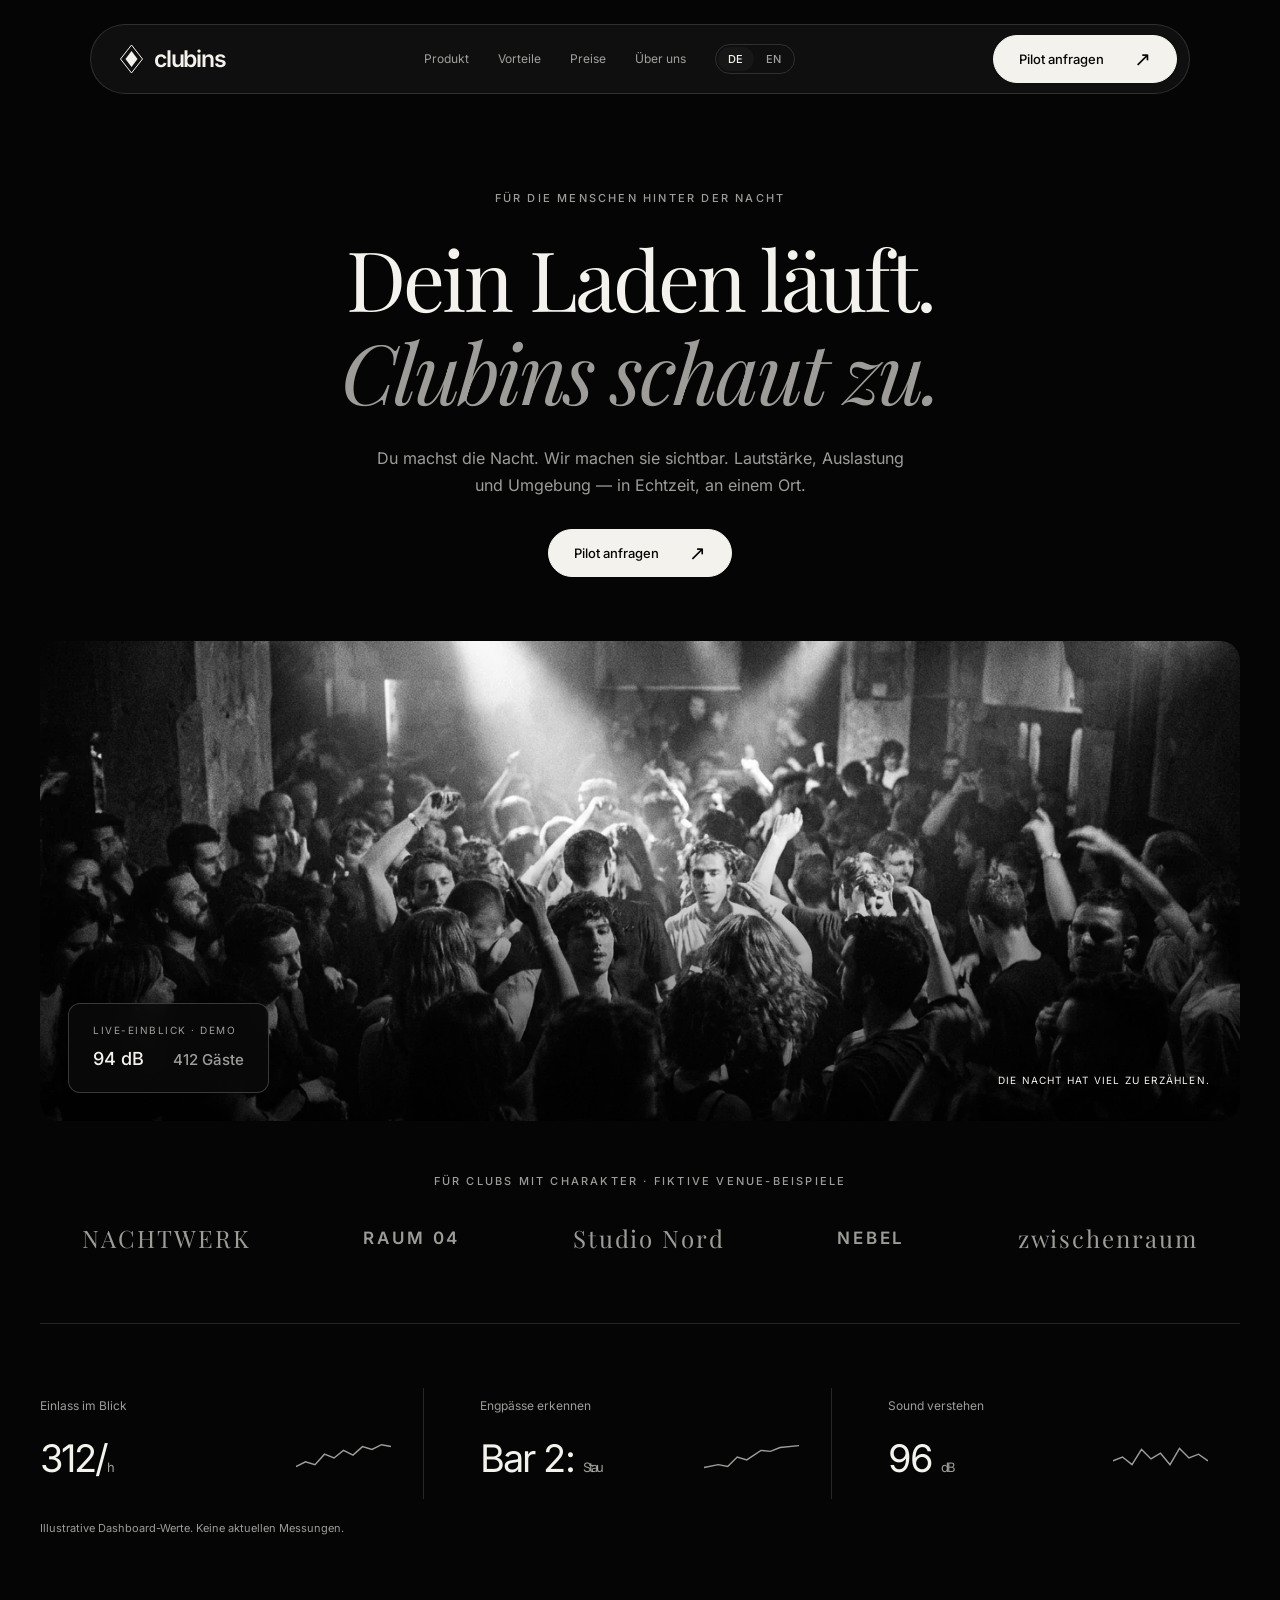
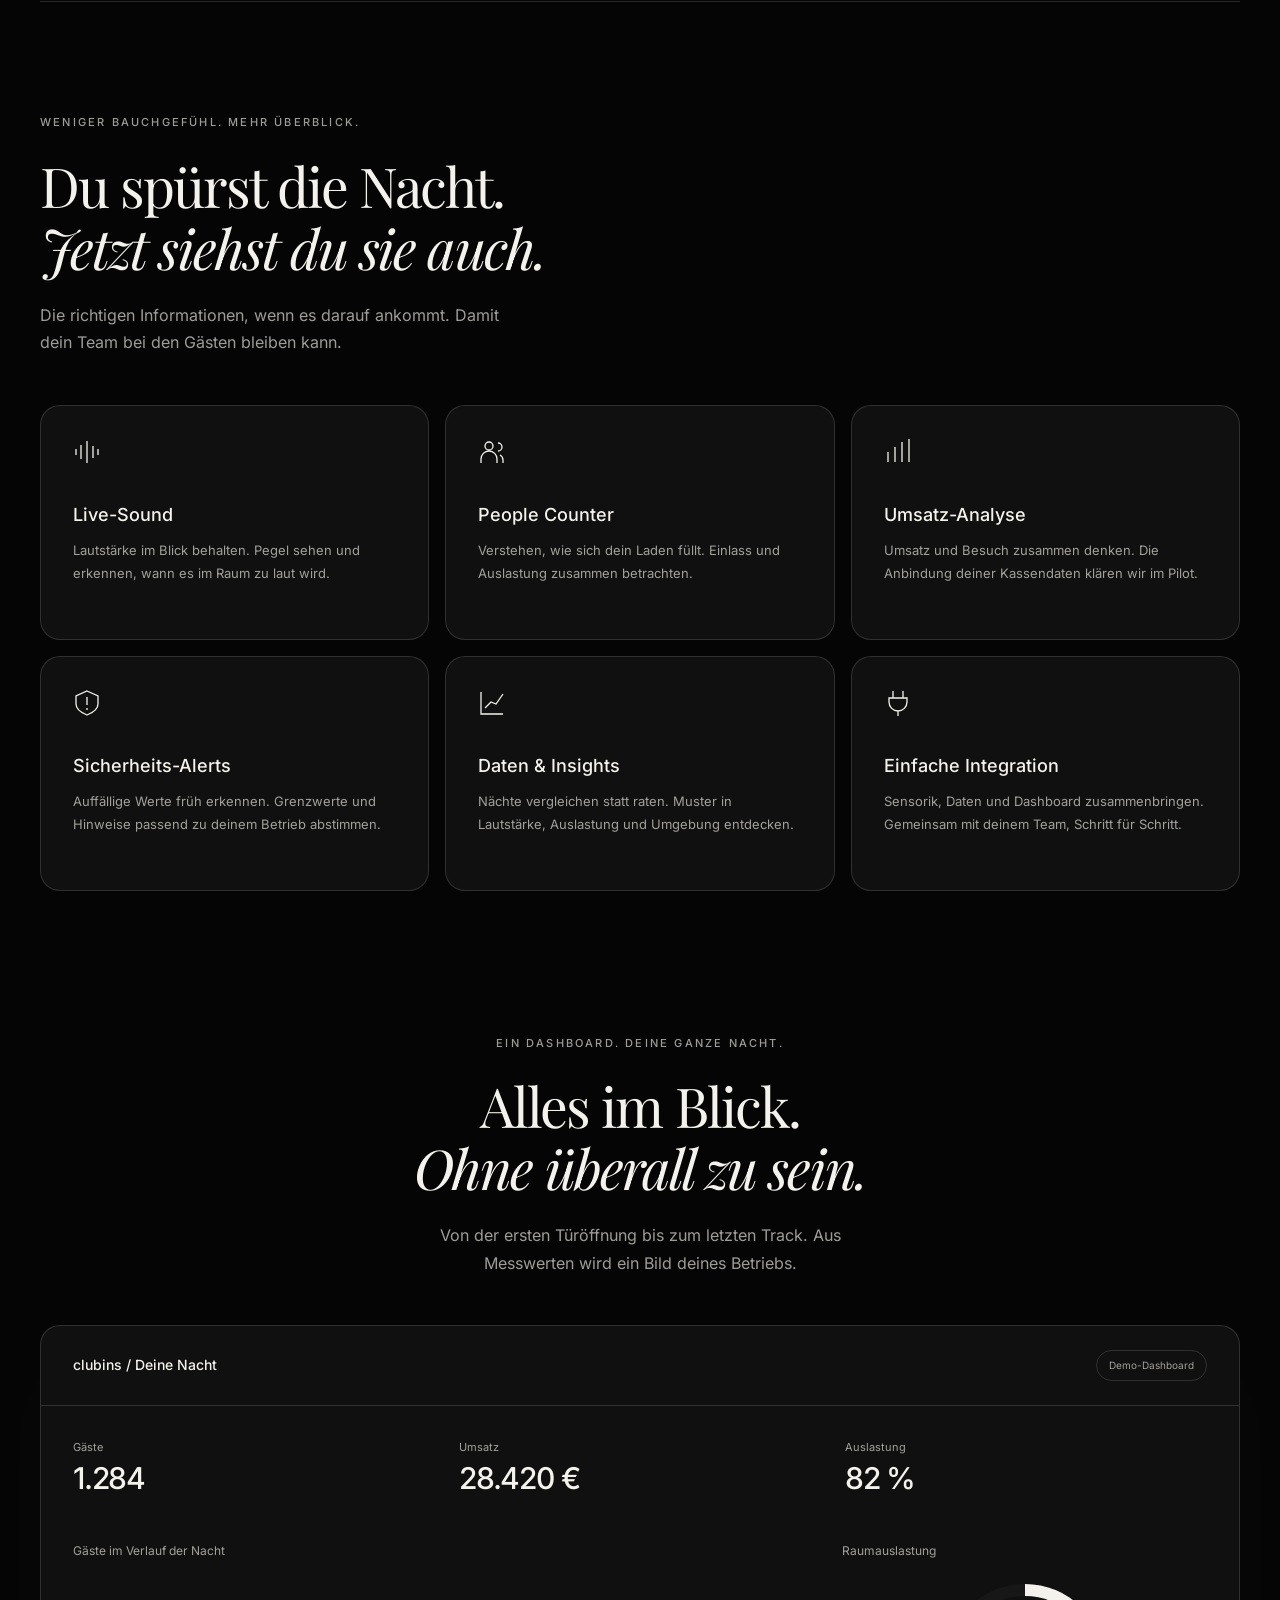
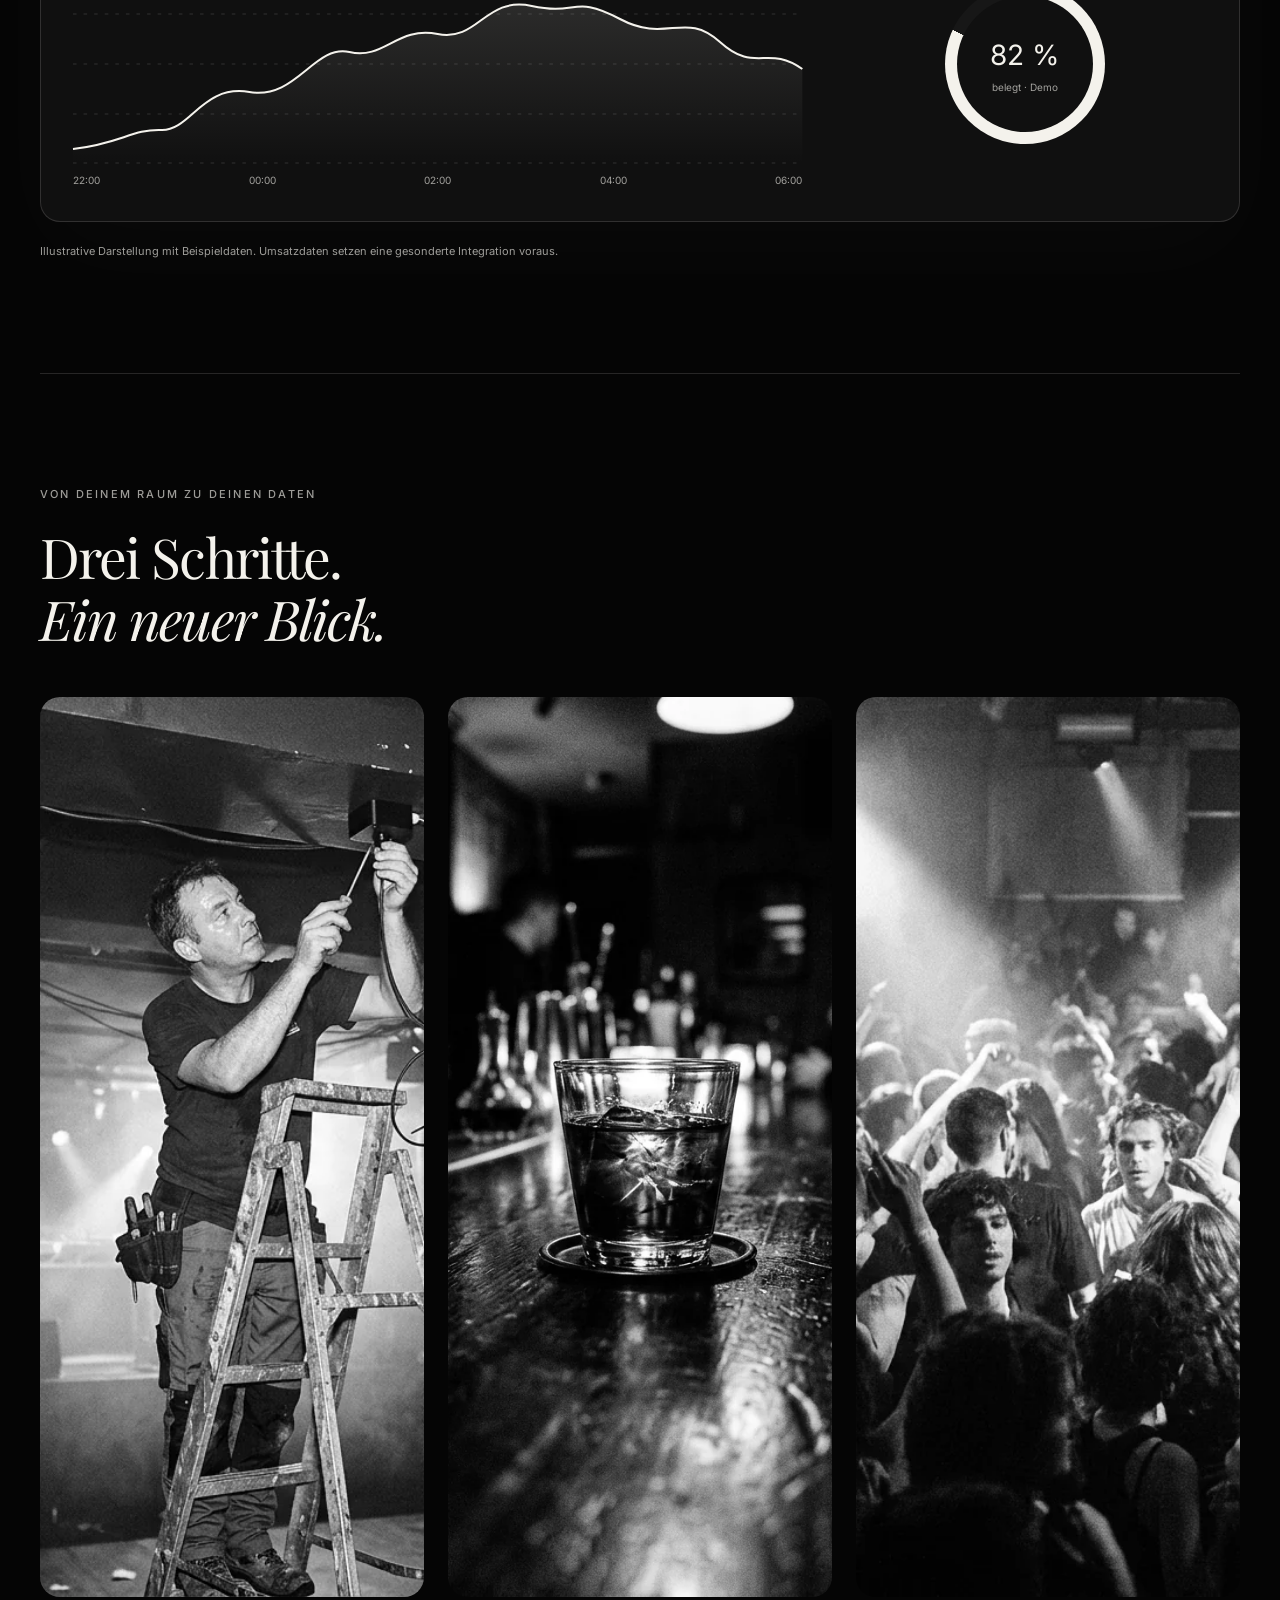
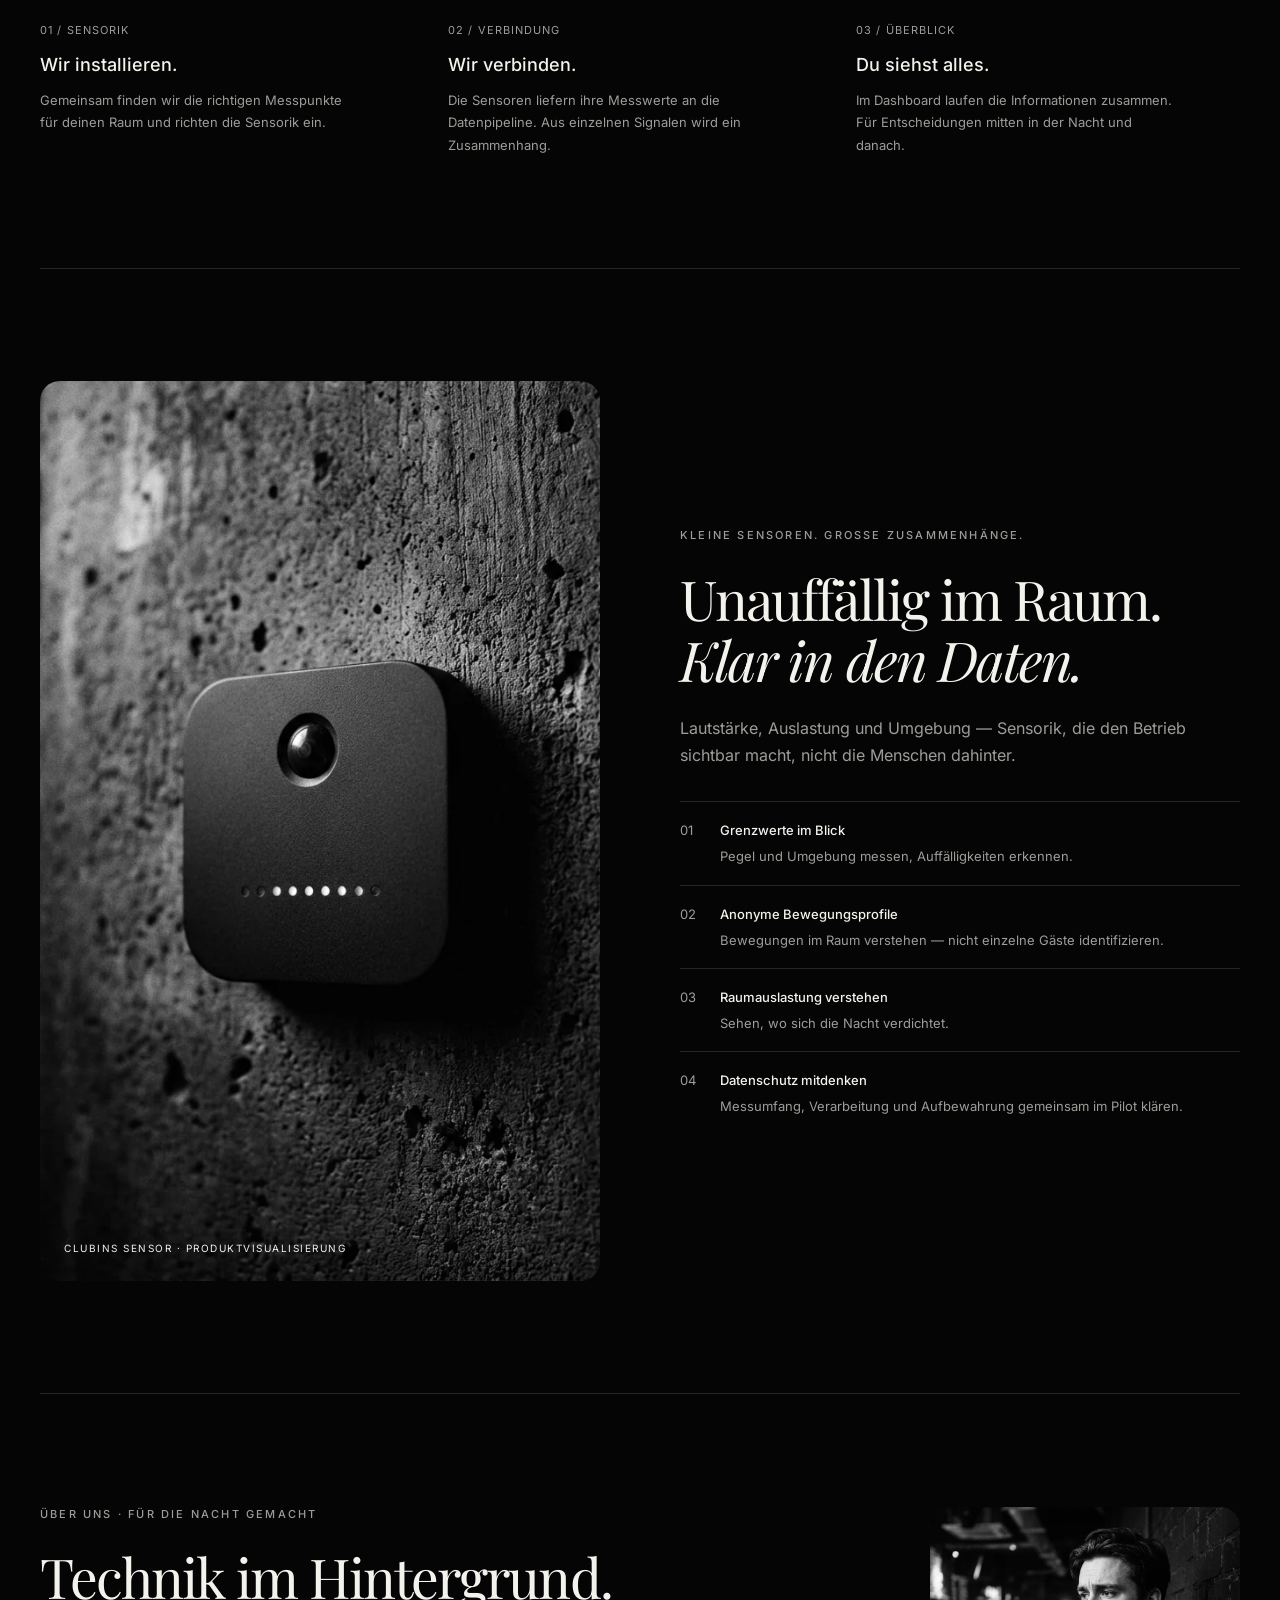
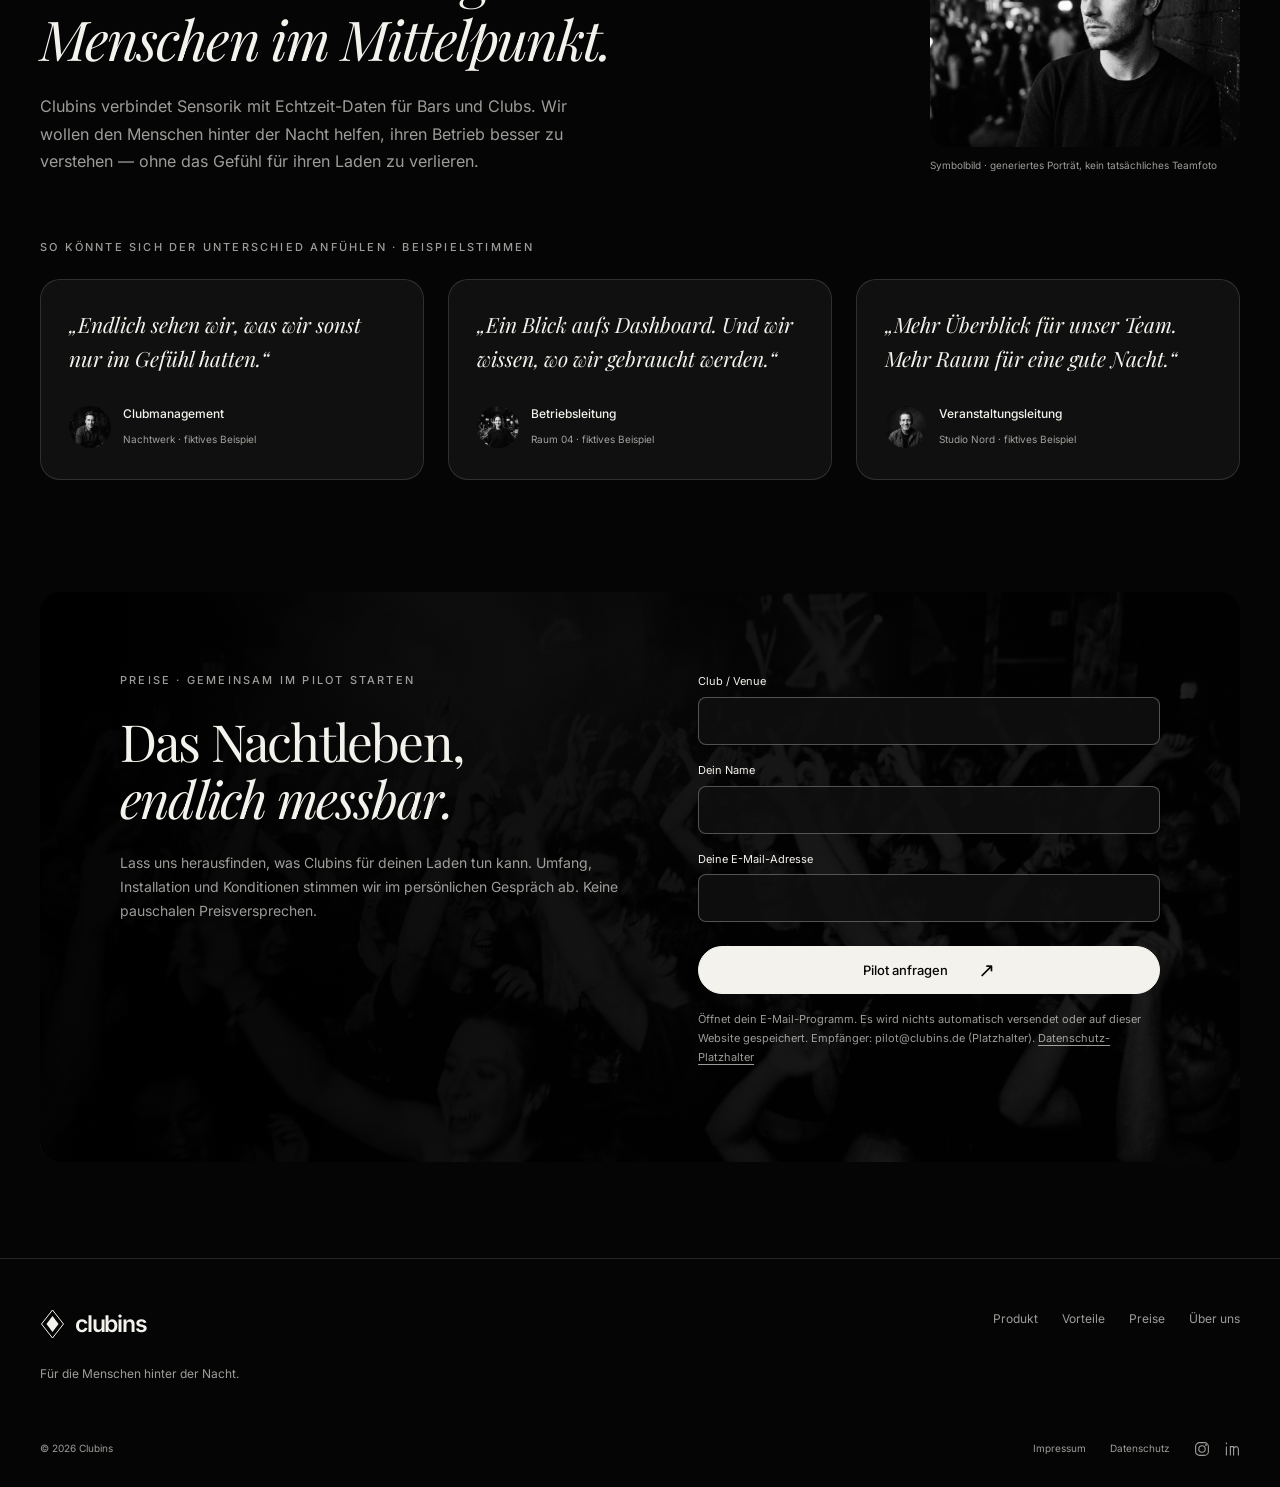
<file: index.html>
<!doctype html>
<html lang="de">
  <head>
    <meta charset="utf-8" />
    <meta name="viewport" content="width=device-width, initial-scale=1" />
    <title>Clubins — Dein Laden läuft. Clubins schaut zu.</title>
    <meta
      name="description"
      content="Lautstärke, Auslastung und Umgebung im Blick. Clubins verbindet Sensorik mit Echtzeit-Daten für Bars und Clubs. Jetzt einen Pilot anfragen."
    />
    <link rel="alternate" hreflang="de" href="index.html" />
    <link rel="alternate" hreflang="en" href="en/index.html" />
    <link rel="alternate" hreflang="x-default" href="index.html" />
    <meta property="og:type" content="website" />
    <meta property="og:locale" content="de_DE" />
    <meta property="og:locale:alternate" content="en_US" />
    <meta
      property="og:title"
      content="Clubins — Das Nachtleben, endlich messbar."
    />
    <meta
      property="og:description"
      content="Sensorik → Echtzeit-Daten → Dashboard. Für die Menschen hinter der Nacht."
    />
    <meta property="og:image" content="assets/img/hero-crowd.webp" />
    <meta
      property="og:image:alt"
      content="Schwarz-weiße Clubszene mit tanzender Crowd"
    />
    <meta name="theme-color" content="#050505" />
    <link rel="icon" href="assets/img/favicon.svg" type="image/svg+xml" />
    <link rel="stylesheet" href="assets/css/style.css" />
  </head>
  <body>
    <a class="skip-link" href="#inhalt">Zum Inhalt</a>
    <!-- 01 · Navigation -->
    <header class="site-header">
      <nav class="nav-shell" aria-label="Hauptnavigation">
        <a class="wordmark" href="#start" aria-label="Clubins — Startseite"
          ><svg viewBox="0 0 24 30" aria-hidden="true">
            <path
              d="M12 1 23 15 12 29 1 15Z"
              fill="none"
              stroke="currentColor"
            />
            <path d="m12 7 6 8-6 8-6-8Z" fill="currentColor" /></svg
          >clubins</a
        >
        <div class="nav-links" id="nav-links">
          <a href="#produkt">Produkt</a><a href="#vorteile">Vorteile</a
          ><a href="#preise">Preise</a><a href="#ueber-uns">Über uns</a>
          <div class="lang-switch" role="group" aria-label="Sprache">
            <a href="./" aria-current="true">DE</a><a href="en/">EN</a>
          </div>
        </div>
        <a class="button nav-cta" href="#preise"
          >Pilot anfragen <span aria-hidden="true">↗</span></a
        >
        <button
          class="nav-toggle"
          type="button"
          aria-expanded="false"
          aria-controls="nav-links"
          aria-label="Menü öffnen"
          hidden
        >
          <svg viewBox="0 0 24 24" aria-hidden="true">
            <path
              d="M4 8h16M4 16h16"
              fill="none"
              stroke="currentColor"
              stroke-width="1.5"
            />
          </svg>
        </button>
      </nav>
    </header>
    <main id="inhalt">
      <!-- 02 · Hero -->
      <section class="hero wrap" id="start" aria-labelledby="hero-title">
        <span class="eyebrow">Für die Menschen hinter der Nacht</span>
        <h1 id="hero-title">
          Dein Laden läuft.<br /><em>Clubins schaut zu.</em>
        </h1>
        <p class="hero-copy">
          Du machst die Nacht. Wir machen sie sichtbar. Lautstärke, Auslastung
          und Umgebung — in Echtzeit, an einem Ort.
        </p>
        <a class="button" href="#preise"
          >Pilot anfragen <span aria-hidden="true">↗</span></a
        >
        <figure class="hero-photo">
          <img
            src="assets/img/hero-crowd.webp"
            alt="Tanzende Crowd im Licht einer dunklen Clubnacht"
            width="1600"
            height="900"
            fetchpriority="high"
          />
          <!-- TODO(CONTENT): Demo-Kennzahlen aus dem Blueprint; keine Live-Anbindung. -->
          <span class="photo-caption" aria-hidden="true"
            >DIE NACHT HAT VIEL ZU ERZÄHLEN.</span
          >
          <figcaption class="live-badge">
            <p>LIVE-EINBLICK · DEMO</p>
            <strong>94 dB <small>412 Gäste</small></strong>
          </figcaption>
        </figure>
      </section>
      <!-- 03 · Trust-Leiste -->
      <section class="trust wrap" id="venues" aria-label="Venue-Beispiele">
        <p class="eyebrow">Für Clubs mit Charakter · fiktive Venue-Beispiele</p>
        <!-- TODO(CONTENT): Fiktive Demo-Wortmarken, keine Kunden oder echten Logos. -->
        <div class="venue-logos">
          <span>NACHTWERK</span><span>RAUM 04</span><span>Studio Nord</span
          ><span>NEBEL</span><span>zwischenraum</span>
        </div>
      </section>
      <!-- 04 · Kennzahlen -->
      <section
        class="metrics wrap"
        id="einblicke"
        aria-label="Beispielwerte aus einer Nacht"
      >
        <!-- TODO(CONTENT): Alle Kennzahlen und Kurven dieser Sektion sind Demo-Daten. -->
        <div class="metric-grid">
          <div class="metric">
            <p>Einlass im Blick</p>
            <strong>312<span aria-hidden="true">/</span><small>h</small></strong
            ><svg class="spark" viewBox="0 0 100 30" aria-hidden="true">
              <path
                d="m0 24 10-5 10 3 10-11 10 4 10-8 10 5 10-9 10 3 10-5 10 2"
              />
            </svg>
          </div>
          <div class="metric">
            <p>Engpässe erkennen</p>
            <strong>Bar 2: <small>Stau</small></strong
            ><svg class="spark" viewBox="0 0 100 30" aria-hidden="true">
              <path d="m0 25 15-3 10 2 10-10 10 3 15-10 10 1 10-4 20-2" />
            </svg>
          </div>
          <div class="metric">
            <p>Sound verstehen</p>
            <strong>96 <small>dB</small></strong
            ><svg class="spark" viewBox="0 0 100 30" aria-hidden="true">
              <path
                d="m0 18 10-4 10 8 10-16 10 10 10-6 10 12 10-17 10 10 10-4 10 7"
              />
            </svg>
          </div>
        </div>
        <p class="demo-note">
          Illustrative Dashboard-Werte. Keine aktuellen Messungen.
        </p>
      </section>
      <!-- 05 · Features -->
      <section
        class="features section wrap"
        id="vorteile"
        aria-labelledby="features-title"
      >
        <div class="section-heading reveal">
          <span class="eyebrow">Weniger Bauchgefühl. Mehr Überblick.</span>
          <h2 id="features-title">
            Du spürst die Nacht.<br /><em>Jetzt siehst du sie auch.</em>
          </h2>
          <p>
            Die richtigen Informationen, wenn es darauf ankommt. Damit dein Team
            bei den Gästen bleiben kann.
          </p>
        </div>
        <!-- TODO(CONTENT): Funktionsumfang und Integrationen vor Veröffentlichung mit dem Pilotangebot abgleichen. -->
        <div class="feature-grid">
          <article class="feature reveal">
            <svg class="feature-icon" viewBox="0 0 28 28" aria-hidden="true">
              <path d="M3 11v6m5-10v14m6-18v22m6-17v12m5-9v6" />
            </svg>
            <h3>Live-Sound</h3>
            <p>
              Lautstärke im Blick behalten. Pegel sehen und erkennen, wann es im
              Raum zu laut wird.
            </p>
          </article>
          <article class="feature reveal">
            <svg class="feature-icon" viewBox="0 0 28 28" aria-hidden="true">
              <circle cx="11" cy="8" r="4" />
              <path
                d="M3 25v-4a8 8 0 0 1 16 0v4M20 5a4 4 0 0 1 0 8m2 4a6 6 0 0 1 3 5v3"
              />
            </svg>
            <h3>People Counter</h3>
            <p>
              Verstehen, wie sich dein Laden füllt. Einlass und Auslastung
              zusammen betrachten.
            </p>
          </article>
          <article class="feature reveal">
            <svg class="feature-icon" viewBox="0 0 28 28" aria-hidden="true">
              <path d="M4 24V14m7 10V9m7 15V4m7 20V1" />
            </svg>
            <h3>Umsatz-Analyse</h3>
            <p>
              Umsatz und Besuch zusammen denken. Die Anbindung deiner
              Kassendaten klären wir im Pilot.
            </p>
          </article>
          <article class="feature reveal">
            <svg class="feature-icon" viewBox="0 0 28 28" aria-hidden="true">
              <path d="m14 2 11 5v8c0 5-6 9-11 11C9 24 3 20 3 15V7Z" />
              <path d="M14 8v8m0 3v2" />
            </svg>
            <h3>Sicherheits-Alerts</h3>
            <p>
              Auffällige Werte früh erkennen. Grenzwerte und Hinweise passend zu
              deinem Betrieb abstimmen.
            </p>
          </article>
          <article class="feature reveal">
            <svg class="feature-icon" viewBox="0 0 28 28" aria-hidden="true">
              <path d="M3 3v22h22M7 19l6-6 5 2 7-10" />
            </svg>
            <h3>Daten &amp; Insights</h3>
            <p>
              Nächte vergleichen statt raten. Muster in Lautstärke, Auslastung
              und Umgebung entdecken.
            </p>
          </article>
          <article class="feature reveal">
            <svg class="feature-icon" viewBox="0 0 28 28" aria-hidden="true">
              <path d="M9 2v7m10-7v7M5 9h18v4a9 9 0 0 1-18 0Zm9 13v5" />
            </svg>
            <h3>Einfache Integration</h3>
            <p>
              Sensorik, Daten und Dashboard zusammenbringen. Gemeinsam mit
              deinem Team, Schritt für Schritt.
            </p>
          </article>
        </div>
      </section>
      <!-- 06 · Dashboard -->
      <section
        class="dashboard-section section wrap"
        id="produkt"
        aria-labelledby="dashboard-title"
      >
        <div class="section-heading center reveal">
          <span class="eyebrow">Ein Dashboard. Deine ganze Nacht.</span>
          <h2 id="dashboard-title">
            Alles im Blick.<br /><em>Ohne überall zu sein.</em>
          </h2>
          <p>
            Von der ersten Türöffnung bis zum letzten Track. Aus Messwerten wird
            ein Bild deines Betriebs.
          </p>
        </div>
        <!-- TODO(CONTENT): Sämtliche Dashboard-Zahlen, Zeiten und Charts sind feste Demo-Daten, kein Produkt-Livebild. -->
        <div
          class="dashboard reveal"
          role="group"
          aria-label="Illustratives Dashboard mit Demo-Daten"
        >
          <div class="dashboard-top">
            <strong
              >clubins <span aria-hidden="true">/</span> Deine Nacht</strong
            ><span class="tag">Demo-Dashboard</span>
          </div>
          <div class="dashboard-body">
            <div class="dashboard-stats">
              <div>
                <p>Gäste</p>
                <strong>1.284</strong>
              </div>
              <div>
                <p>Umsatz</p>
                <strong>28.420 €</strong>
              </div>
              <div>
                <p>Auslastung</p>
                <strong>82 %</strong>
              </div>
            </div>
            <div class="dashboard-charts">
              <figure>
                <figcaption class="chart-title">
                  Gäste im Verlauf der Nacht
                </figcaption>
                <svg
                  class="line-chart"
                  viewBox="0 0 620 180"
                  preserveAspectRatio="none"
                  role="img"
                  aria-label="Beispielkurve: Gästezahl steigt bis etwa 2 Uhr und sinkt danach."
                >
                  <defs>
                    <linearGradient id="chart-fill" x1="0" y1="0" x2="0" y2="1">
                      <stop
                        offset="0%"
                        stop-color="#f4f2ec"
                        stop-opacity=".12"
                      />
                      <stop
                        offset="100%"
                        stop-color="#f4f2ec"
                        stop-opacity="0"
                      />
                    </linearGradient>
                  </defs>
                  <path
                    class="grid-line"
                    d="M0 30h620M0 80h620M0 130h620M0 179h620"
                  />
                  <path
                    d="M0 165C40 160 50 145 75 146S110 100 150 108 205 60 235 68 275 42 310 50 350 12 390 22 425 10 465 35 520 26 550 58 590 60 620 85V180H0Z"
                    fill="url(#chart-fill)"
                  />
                  <path
                    class="chart-line"
                    d="M0 165C40 160 50 145 75 146S110 100 150 108 205 60 235 68 275 42 310 50 350 12 390 22 425 10 465 35 520 26 550 58 590 60 620 85"
                  />
                </svg>
                <div class="chart-times" aria-hidden="true">
                  <span>22:00</span><span>00:00</span><span>02:00</span
                  ><span>04:00</span><span>06:00</span>
                </div>
              </figure>
              <figure class="donut-chart">
                <figcaption class="chart-title">Raumauslastung</figcaption>
                <div class="donut">
                  <div>82 %<small>belegt · Demo</small></div>
                </div>
              </figure>
            </div>
          </div>
        </div>
        <p class="demo-note">
          Illustrative Darstellung mit Beispieldaten. Umsatzdaten setzen eine
          gesonderte Integration voraus.
        </p>
      </section>
      <!-- 07 · So funktioniert’s -->
      <section
        class="steps section wrap"
        id="ablauf"
        aria-labelledby="steps-title"
      >
        <div class="section-heading reveal">
          <span class="eyebrow">Von deinem Raum zu deinen Daten</span>
          <h2 id="steps-title">
            Drei Schritte.<br /><em>Ein neuer Blick.</em>
          </h2>
        </div>
        <div class="three-grid">
          <article class="step reveal">
            <img
              src="assets/img/montage.webp"
              alt="Montage eines kompakten Sensors an einer Clubwand"
              width="1200"
              height="900"
              loading="lazy"
            /><span class="step-number">01 / SENSORIK</span>
            <h3>Wir installieren.</h3>
            <p>
              Gemeinsam finden wir die richtigen Messpunkte für deinen Raum und
              richten die Sensorik ein.
            </p>
          </article>
          <article class="step reveal">
            <img
              src="assets/img/bar-detail.webp"
              alt="Schwarz-weißer Blick auf eine Bar mit Gläsern und Lichtreflexen"
              width="1200"
              height="900"
              loading="lazy"
            /><span class="step-number">02 / VERBINDUNG</span>
            <h3>Wir verbinden.</h3>
            <p>
              Die Sensoren liefern ihre Messwerte an die Datenpipeline. Aus
              einzelnen Signalen wird ein Zusammenhang.
            </p>
          </article>
          <article class="step reveal">
            <img
              src="assets/img/hero-crowd.webp"
              alt="Menschen auf einer vollen Tanzfläche im Gegenlicht"
              width="1600"
              height="900"
              loading="lazy"
            /><span class="step-number">03 / ÜBERBLICK</span>
            <h3>Du siehst alles.</h3>
            <p>
              Im Dashboard laufen die Informationen zusammen. Für Entscheidungen
              mitten in der Nacht und danach.
            </p>
          </article>
        </div>
      </section>
      <!-- 08 · Sensorik -->
      <section
        class="sensor section wrap"
        id="sensorik"
        aria-labelledby="sensor-title"
      >
        <figure class="sensor-photo reveal">
          <img
            src="assets/img/sensor-product.webp"
            alt="Visualisierung eines kompakten schwarzen Clubins-Sensors"
            width="1200"
            height="900"
            loading="lazy"
          />
          <figcaption>CLUBINS SENSOR · PRODUKTVISUALISIERUNG</figcaption>
        </figure>
        <div class="reveal">
          <span class="eyebrow">Kleine Sensoren. Große Zusammenhänge.</span>
          <h2 id="sensor-title">
            Unauffällig im Raum.<br /><em>Klar in den Daten.</em>
          </h2>
          <p>
            Lautstärke, Auslastung und Umgebung — Sensorik, die den Betrieb
            sichtbar macht, nicht die Menschen dahinter.
          </p>
          <!-- TODO(CONTENT): Sensorfunktionen und Datenschutzkonzept im Pilot konkretisieren; keine Zertifizierungsbehauptung. -->
          <ul class="sensor-list">
            <li>
              <span aria-hidden="true">01</span>
              <div>
                <strong>Grenzwerte im Blick</strong>
                <p>Pegel und Umgebung messen, Auffälligkeiten erkennen.</p>
              </div>
            </li>
            <li>
              <span aria-hidden="true">02</span>
              <div>
                <strong>Anonyme Bewegungsprofile</strong>
                <p>
                  Bewegungen im Raum verstehen — nicht einzelne Gäste
                  identifizieren.
                </p>
              </div>
            </li>
            <li>
              <span aria-hidden="true">03</span>
              <div>
                <strong>Raumauslastung verstehen</strong>
                <p>Sehen, wo sich die Nacht verdichtet.</p>
              </div>
            </li>
            <li>
              <span aria-hidden="true">04</span>
              <div>
                <strong>Datenschutz mitdenken</strong>
                <p>
                  Messumfang, Verarbeitung und Aufbewahrung gemeinsam im Pilot
                  klären.
                </p>
              </div>
            </li>
          </ul>
        </div>
      </section>
      <!-- 09 · Über uns und Zitate -->
      <section
        class="about section wrap"
        id="ueber-uns"
        aria-labelledby="about-title"
      >
        <div class="about-intro">
          <div class="reveal">
            <span class="eyebrow">Über uns · Für die Nacht gemacht</span>
            <h2 id="about-title">
              Technik im Hintergrund.<br /><em>Menschen im Mittelpunkt.</em>
            </h2>
            <p>
              Clubins verbindet Sensorik mit Echtzeit-Daten für Bars und Clubs.
              Wir wollen den Menschen hinter der Nacht helfen, ihren Betrieb
              besser zu verstehen — ohne das Gefühl für ihren Laden zu
              verlieren.
            </p>
          </div>
          <figure class="founder-photo reveal">
            <img
              src="assets/img/founder-portrait.webp"
              alt="Generiertes Symbolporträt einer Person in einer Clubumgebung"
              width="900"
              height="1100"
              loading="lazy"
            />
            <figcaption>
              Symbolbild · generiertes Porträt, kein tatsächliches Teamfoto
            </figcaption>
          </figure>
        </div>
        <span class="eyebrow"
          >So könnte sich der Unterschied anfühlen · Beispielstimmen</span
        >
        <!-- TODO(CONTENT): Alle folgenden Zitate, Rollen, Venue-Namen und Porträts sind illustrative Platzhalter, keine Kundenreferenzen. -->
        <div class="three-grid">
          <figure class="quote-card reveal">
            <blockquote>
              „Endlich sehen wir, was wir sonst nur im Gefühl hatten.“
            </blockquote>
            <figcaption class="quote-author">
              <img
                src="assets/img/avatar-1.webp"
                alt="Generiertes Symbolporträt für die Beispielstimme"
                width="400"
                height="400"
                loading="lazy"
              />
              <div>
                <strong>Clubmanagement</strong
                ><span>Nachtwerk · fiktives Beispiel</span>
              </div>
            </figcaption>
          </figure>
          <figure class="quote-card reveal">
            <blockquote>
              „Ein Blick aufs Dashboard. Und wir wissen, wo wir gebraucht
              werden.“
            </blockquote>
            <figcaption class="quote-author">
              <img
                src="assets/img/avatar-2.webp"
                alt="Generiertes Symbolporträt für die Beispielstimme"
                width="400"
                height="400"
                loading="lazy"
              />
              <div>
                <strong>Betriebsleitung</strong
                ><span>Raum 04 · fiktives Beispiel</span>
              </div>
            </figcaption>
          </figure>
          <figure class="quote-card reveal">
            <blockquote>
              „Mehr Überblick für unser Team. Mehr Raum für eine gute Nacht.“
            </blockquote>
            <figcaption class="quote-author">
              <img
                src="assets/img/avatar-3.webp"
                alt="Generiertes Symbolporträt für die Beispielstimme"
                width="400"
                height="400"
                loading="lazy"
              />
              <div>
                <strong>Veranstaltungsleitung</strong
                ><span>Studio Nord · fiktives Beispiel</span>
              </div>
            </figcaption>
          </figure>
        </div>
      </section>
      <!-- 10 · Preise / Pilot-CTA -->
      <section class="pilot wrap" id="preise" aria-labelledby="pilot-title">
        <img
          class="pilot-bg"
          src="assets/img/crowd-cta.webp"
          alt=""
          width="1600"
          height="900"
          loading="lazy"
        />
        <div class="pilot-grid">
          <div>
            <span class="eyebrow">Preise · Gemeinsam im Pilot starten</span>
            <h2 id="pilot-title">
              Das Nachtleben,<br /><em>endlich messbar.</em>
            </h2>
            <p class="pilot-copy">
              Lass uns herausfinden, was Clubins für deinen Laden tun kann.
              Umfang, Installation und Konditionen stimmen wir im persönlichen
              Gespräch ab. Keine pauschalen Preisversprechen.
            </p>
          </div>
          <form class="pilot-form" id="pilot-form">
            <div>
              <label for="club">Club / Venue</label
              ><input
                id="club"
                type="text"
                name="club"
                autocomplete="organization"
                required
                maxlength="160"
              />
            </div>
            <div>
              <label for="name">Dein Name</label
              ><input
                id="name"
                type="text"
                name="name"
                autocomplete="name"
                required
                maxlength="120"
              />
            </div>
            <div>
              <label for="email">Deine E-Mail-Adresse</label
              ><input
                id="email"
                name="email"
                type="email"
                autocomplete="email"
                required
                maxlength="254"
              />
            </div>
            <button class="button" type="submit" id="pilot-submit" disabled>
              Pilot anfragen <span aria-hidden="true">↗</span>
            </button>
            <p class="form-note">
              Öffnet dein E-Mail-Programm. Es wird nichts automatisch versendet
              oder auf dieser Website gespeichert. Empfänger:
              <span id="pilot-recipient"></span> (Platzhalter).
              <a href="datenschutz.html">Datenschutz-Platzhalter</a>
            </p>
            <p
              class="form-status"
              id="form-status"
              role="status"
              aria-live="polite"
            ></p>
            <noscript
              ><p class="form-note">
                Für das Formular bitte JavaScript aktivieren. Es wurden keine
                Daten gesendet.
              </p></noscript
            >
          </form>
        </div>
      </section>
    </main>
    <!-- 11 · Footer -->
    <footer class="footer">
      <div class="wrap">
        <div class="footer-top">
          <div>
            <a
              class="wordmark"
              href="#start"
              aria-label="Clubins — zurück zum Anfang"
              ><svg viewBox="0 0 24 30" aria-hidden="true">
                <path
                  d="M12 1 23 15 12 29 1 15Z"
                  fill="none"
                  stroke="currentColor"
                />
                <path d="m12 7 6 8-6 8-6-8Z" fill="currentColor" /></svg
              >clubins</a
            >
            <p>Für die Menschen hinter der Nacht.</p>
          </div>
          <nav class="footer-nav" aria-label="Footernavigation">
            <a href="#produkt">Produkt</a><a href="#vorteile">Vorteile</a
            ><a href="#preise">Preise</a><a href="#ueber-uns">Über uns</a>
          </nav>
        </div>
        <div class="footer-bottom">
          <span>© 2026 Clubins</span>
          <div class="footer-legal">
            <a href="impressum.html">Impressum</a
            ><a href="datenschutz.html">Datenschutz</a
            ><!-- TODO(CONTENT): Social-Profile ergänzen; bis dahin keine erfundenen Links. --><span
              class="social-placeholder"
              role="img"
              aria-label="Social-Media-Profile folgen"
              ><svg viewBox="0 0 20 20" aria-hidden="true">
                <rect x="2" y="2" width="16" height="16" rx="5" />
                <circle cx="10" cy="10" r="4" />
                <circle cx="15" cy="5" r=".5" /></svg
              ><svg viewBox="0 0 20 20" aria-hidden="true">
                <path d="M3 7v11M3 2v2M8 18V7h4v2c4-4 6-1 6 2v7M12 9v9" /></svg
            ></span>
          </div>
        </div>
      </div>
    </footer>
    <script src="assets/js/main.js" defer></script>
  </body>
</html>
</file>
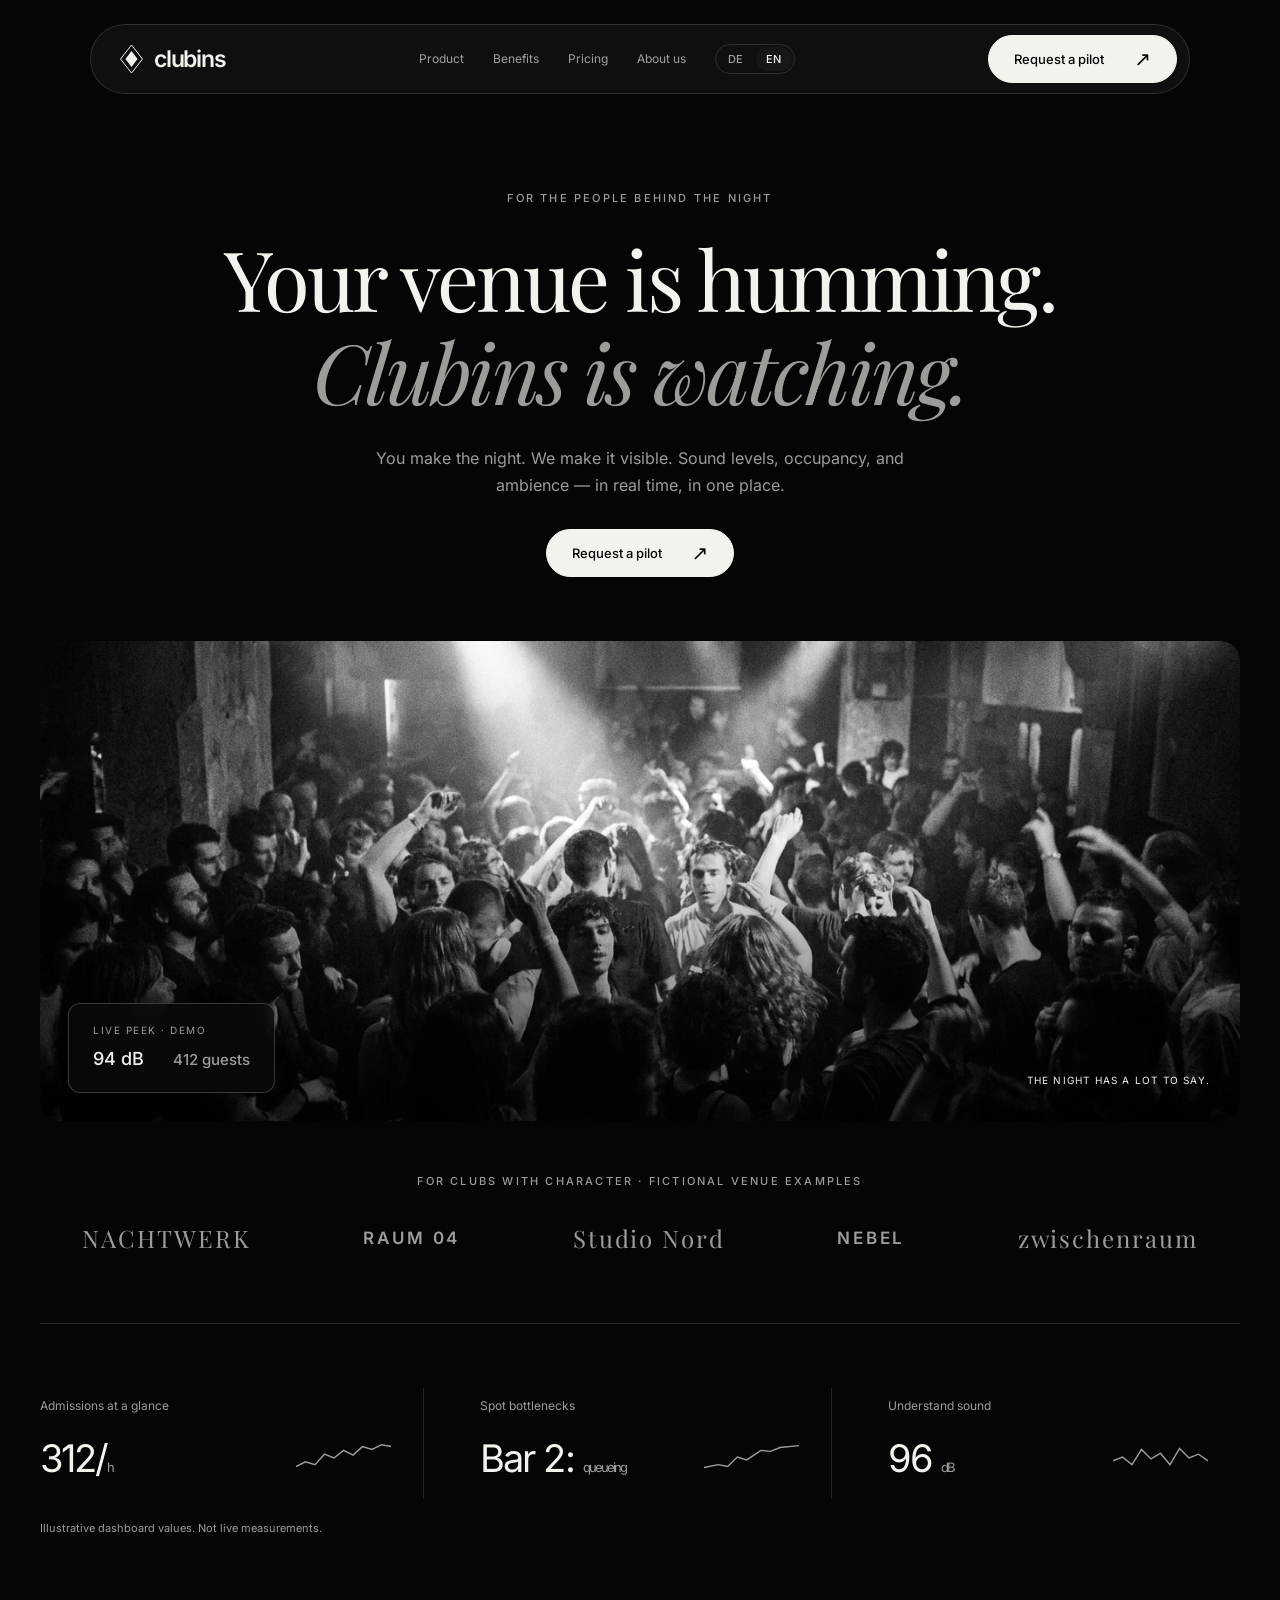
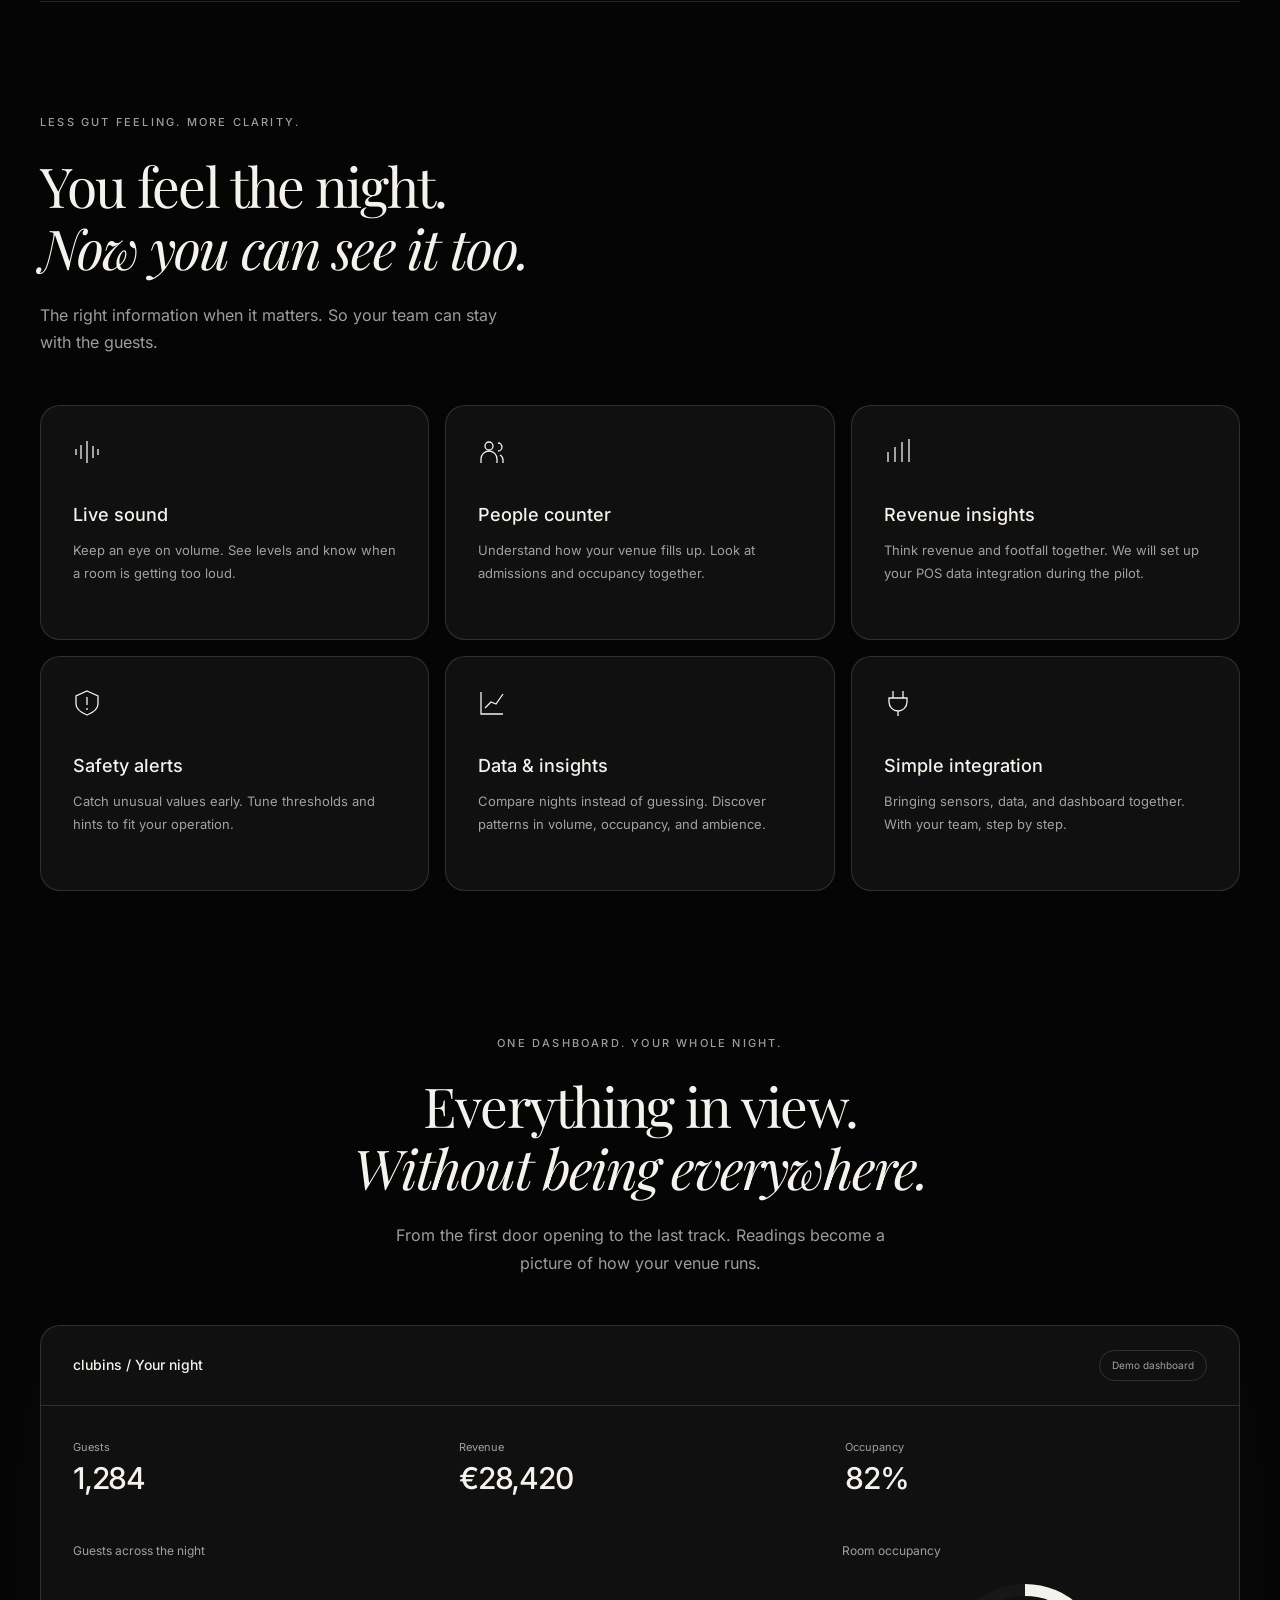
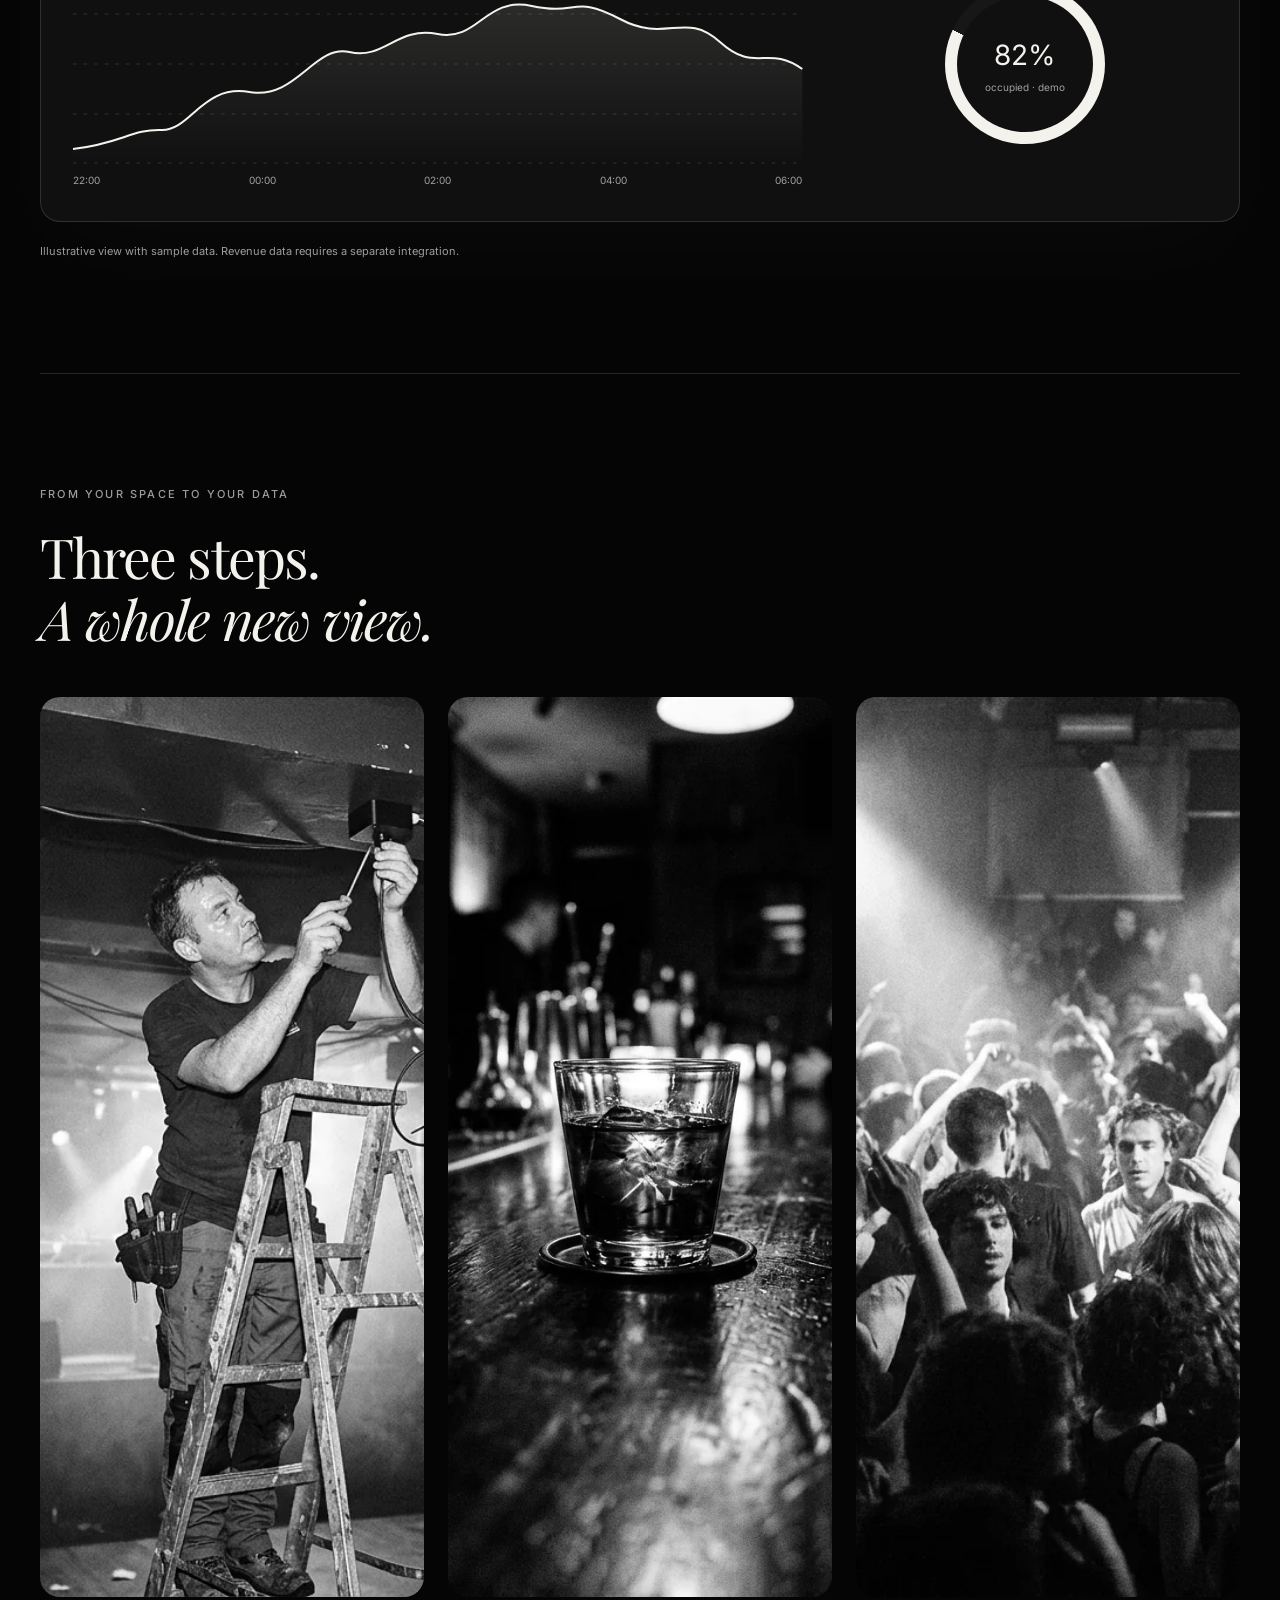
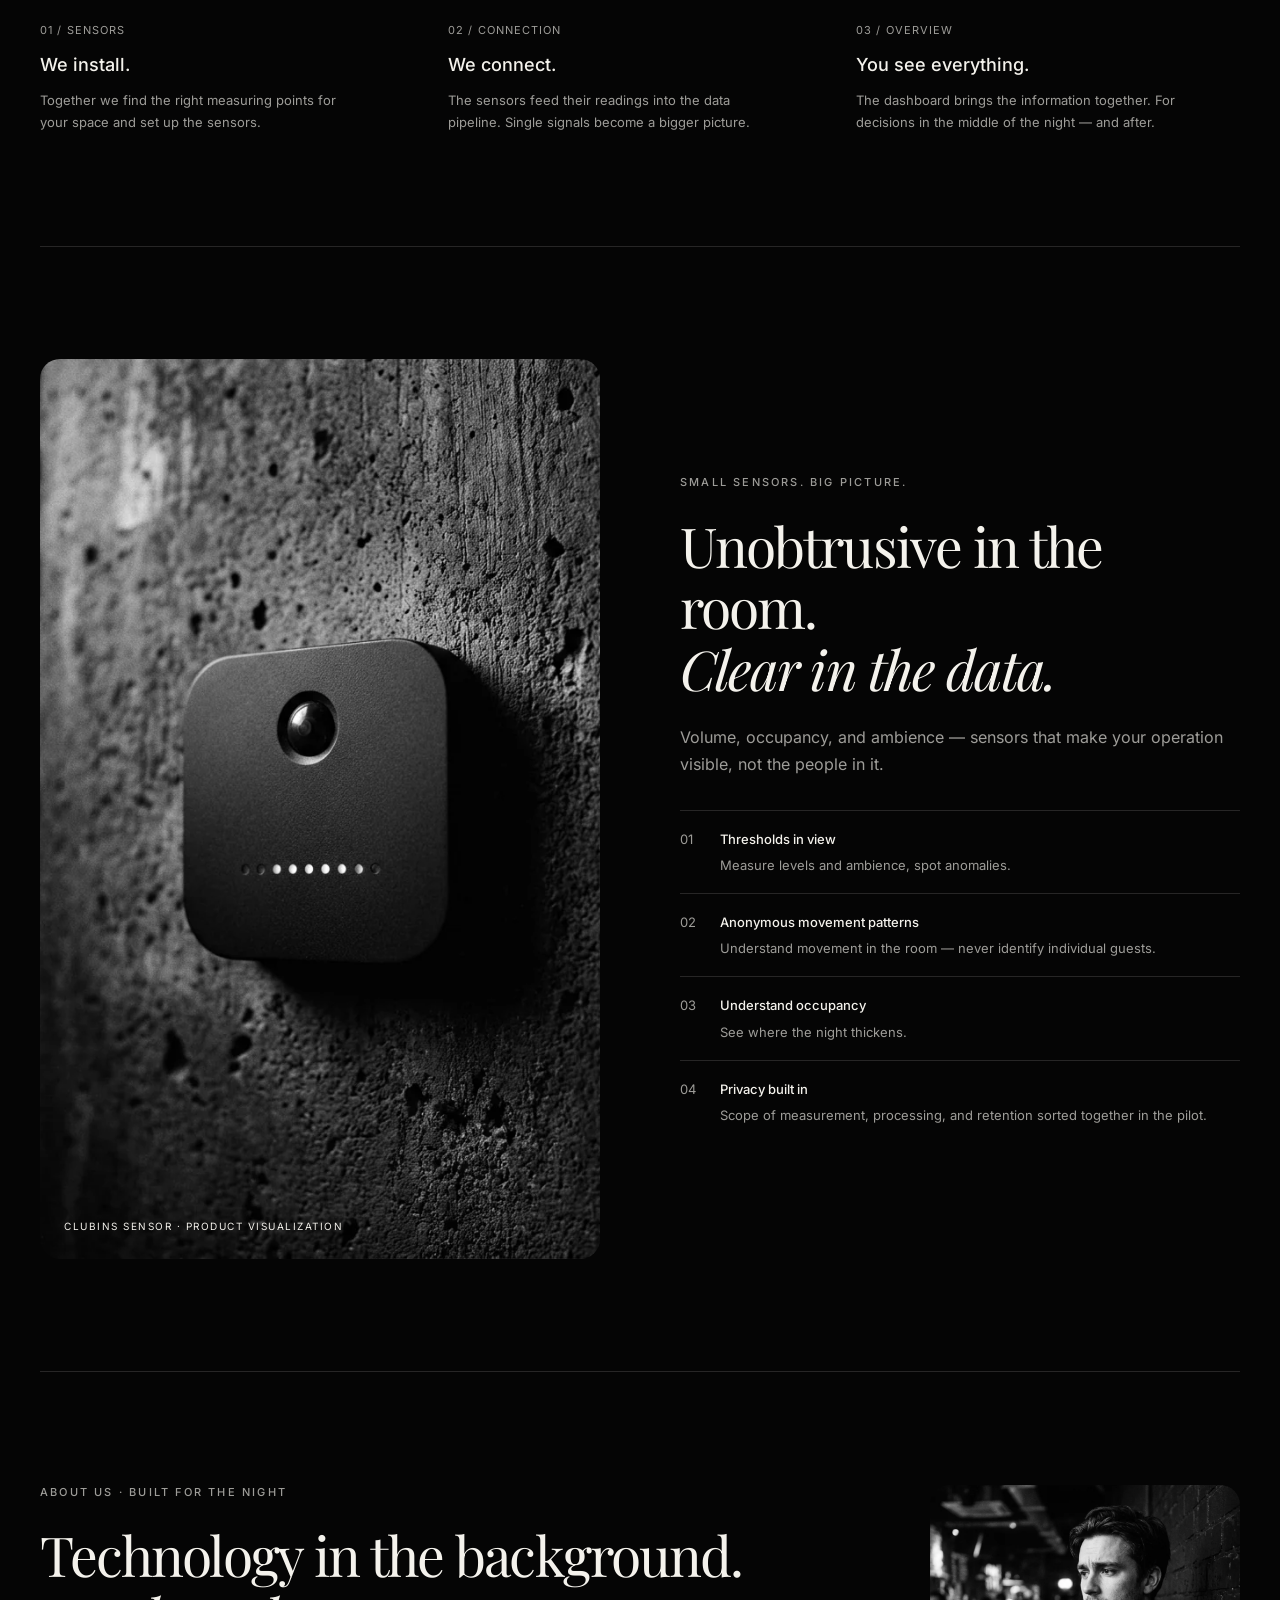
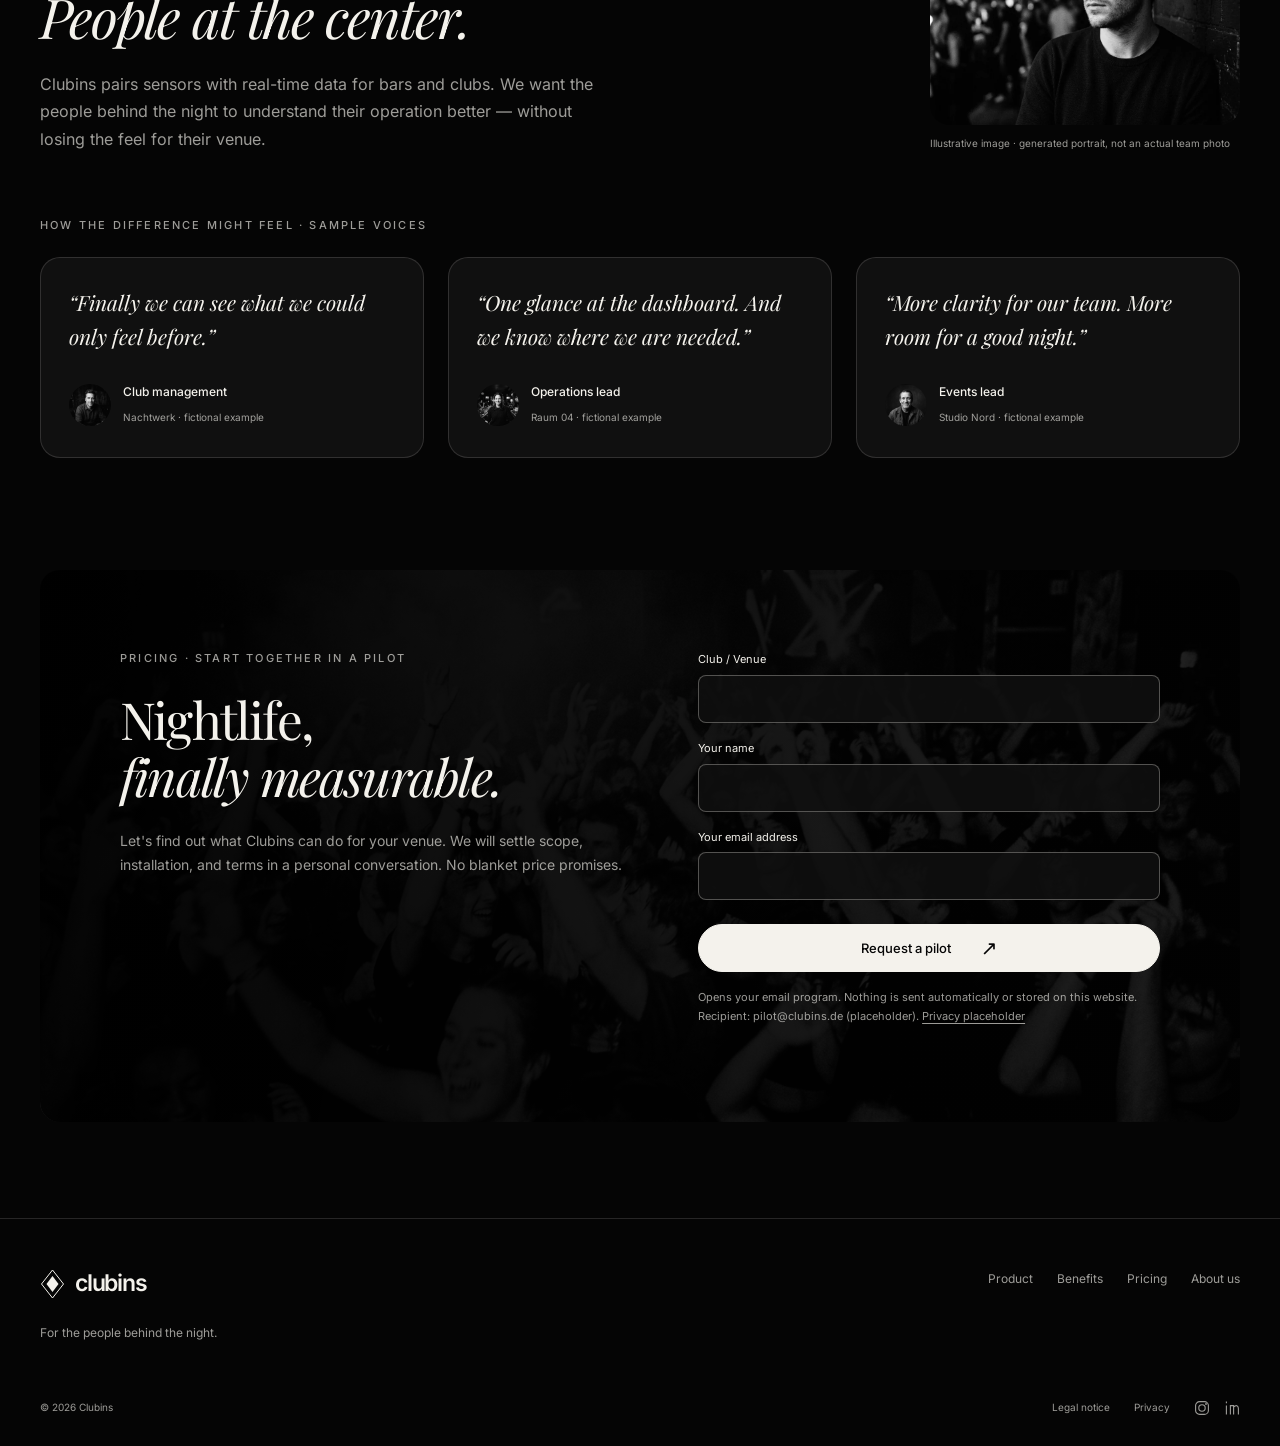
<file: en/index.html>
<!doctype html>
<html lang="en">
  <head>
    <meta charset="utf-8" />
    <meta name="viewport" content="width=device-width, initial-scale=1" />
    <title>Clubins — Your venue is humming. Clubins is watching.</title>
    <meta
      name="description"
      content="Sound levels, occupancy, and ambience at a glance. Clubins pairs sensors with real-time data for bars and clubs. Request a pilot today."
    />
    <link rel="alternate" hreflang="de" href="../index.html" />
    <link rel="alternate" hreflang="en" href="index.html" />
    <link rel="alternate" hreflang="x-default" href="../index.html" />
    <meta property="og:type" content="website" />
    <meta property="og:locale" content="en_US" />
    <meta property="og:locale:alternate" content="de_DE" />
    <meta
      property="og:title"
      content="Clubins — Nightlife, finally measurable."
    />
    <meta
      property="og:description"
      content="Sensors → real-time data → dashboard. For the people behind the night."
    />
    <meta property="og:image" content="../assets/img/hero-crowd.webp" />
    <meta
      property="og:image:alt"
      content="Black-and-white club scene with a dancing crowd"
    />
    <meta name="theme-color" content="#050505" />
    <link rel="icon" href="../assets/img/favicon.svg" type="image/svg+xml" />
    <link rel="stylesheet" href="../assets/css/style.css" />
  </head>
  <body>
    <a class="skip-link" href="#inhalt">Skip to content</a>
    <!-- 01 · Navigation -->
    <header class="site-header">
      <nav class="nav-shell" aria-label="Main navigation">
        <a class="wordmark" href="#start" aria-label="Clubins — Home"
          ><svg viewBox="0 0 24 30" aria-hidden="true">
            <path
              d="M12 1 23 15 12 29 1 15Z"
              fill="none"
              stroke="currentColor"
            />
            <path d="m12 7 6 8-6 8-6-8Z" fill="currentColor" /></svg
          >clubins</a
        >
        <div class="nav-links" id="nav-links">
          <a href="#produkt">Product</a><a href="#vorteile">Benefits</a
          ><a href="#preise">Pricing</a><a href="#ueber-uns">About us</a>
          <div class="lang-switch" role="group" aria-label="Language">
            <a href="../">DE</a><a href="./" aria-current="true">EN</a>
          </div>
        </div>
        <a class="button nav-cta" href="#preise"
          >Request a pilot <span aria-hidden="true">↗</span></a
        >
        <button
          class="nav-toggle"
          type="button"
          aria-expanded="false"
          aria-controls="nav-links"
          aria-label="Open menu"
          hidden
        >
          <svg viewBox="0 0 24 24" aria-hidden="true">
            <path
              d="M4 8h16M4 16h16"
              fill="none"
              stroke="currentColor"
              stroke-width="1.5"
            />
          </svg>
        </button>
      </nav>
    </header>
    <main id="inhalt">
      <!-- 02 · Hero -->
      <section class="hero wrap" id="start" aria-labelledby="hero-title">
        <span class="eyebrow">For the people behind the night</span>
        <h1 id="hero-title">
          Your venue is humming.<br /><em>Clubins is watching.</em>
        </h1>
        <p class="hero-copy">
          You make the night. We make it visible. Sound levels, occupancy, and
          ambience — in real time, in one place.
        </p>
        <a class="button" href="#preise"
          >Request a pilot <span aria-hidden="true">↗</span></a
        >
        <figure class="hero-photo">
          <img
            src="../assets/img/hero-crowd.webp"
            alt="A dancing crowd in the light of a dark club night"
            width="1600"
            height="900"
            fetchpriority="high"
          />
          <!-- TODO(CONTENT): Demo metrics from the blueprint; no live connection. -->
          <span class="photo-caption" aria-hidden="true"
            >THE NIGHT HAS A LOT TO SAY.</span
          >
          <figcaption class="live-badge">
            <p>LIVE PEEK · DEMO</p>
            <strong>94 dB <small>412 guests</small></strong>
          </figcaption>
        </figure>
      </section>
      <!-- 03 · Trust bar -->
      <section class="trust wrap" id="venues" aria-label="Venue examples">
        <p class="eyebrow">For clubs with character · fictional venue examples</p>
        <!-- TODO(CONTENT): Fictional demo wordmarks, not customers or real logos. -->
        <div class="venue-logos">
          <span>NACHTWERK</span><span>RAUM 04</span><span>Studio Nord</span
          ><span>NEBEL</span><span>zwischenraum</span>
        </div>
      </section>
      <!-- 04 · Key metrics -->
      <section
        class="metrics wrap"
        id="einblicke"
        aria-label="Sample values from one night"
      >
        <!-- TODO(CONTENT): All metrics and curves in this section are demo data. -->
        <div class="metric-grid">
          <div class="metric">
            <p>Admissions at a glance</p>
            <strong>312<span aria-hidden="true">/</span><small>h</small></strong
            ><svg class="spark" viewBox="0 0 100 30" aria-hidden="true">
              <path
                d="m0 24 10-5 10 3 10-11 10 4 10-8 10 5 10-9 10 3 10-5 10 2"
              />
            </svg>
          </div>
          <div class="metric">
            <p>Spot bottlenecks</p>
            <strong>Bar 2: <small>queueing</small></strong
            ><svg class="spark" viewBox="0 0 100 30" aria-hidden="true">
              <path d="m0 25 15-3 10 2 10-10 10 3 15-10 10 1 10-4 20-2" />
            </svg>
          </div>
          <div class="metric">
            <p>Understand sound</p>
            <strong>96 <small>dB</small></strong
            ><svg class="spark" viewBox="0 0 100 30" aria-hidden="true">
              <path
                d="m0 18 10-4 10 8 10-16 10 10 10-6 10 12 10-17 10 10 10-4 10 7"
              />
            </svg>
          </div>
        </div>
        <p class="demo-note">
          Illustrative dashboard values. Not live measurements.
        </p>
      </section>
      <!-- 05 · Features -->
      <section
        class="features section wrap"
        id="vorteile"
        aria-labelledby="features-title"
      >
        <div class="section-heading reveal">
          <span class="eyebrow">Less gut feeling. More clarity.</span>
          <h2 id="features-title">
            You feel the night.<br /><em>Now you can see it too.</em>
          </h2>
          <p>
            The right information when it matters. So your team can stay with
            the guests.
          </p>
        </div>
        <!-- TODO(CONTENT): Align feature scope and integrations with the pilot offer before launch. -->
        <div class="feature-grid">
          <article class="feature reveal">
            <svg class="feature-icon" viewBox="0 0 28 28" aria-hidden="true">
              <path d="M3 11v6m5-10v14m6-18v22m6-17v12m5-9v6" />
            </svg>
            <h3>Live sound</h3>
            <p>
              Keep an eye on volume. See levels and know when a room is getting
              too loud.
            </p>
          </article>
          <article class="feature reveal">
            <svg class="feature-icon" viewBox="0 0 28 28" aria-hidden="true">
              <circle cx="11" cy="8" r="4" />
              <path
                d="M3 25v-4a8 8 0 0 1 16 0v4M20 5a4 4 0 0 1 0 8m2 4a6 6 0 0 1 3 5v3"
              />
            </svg>
            <h3>People counter</h3>
            <p>
              Understand how your venue fills up. Look at admissions and
              occupancy together.
            </p>
          </article>
          <article class="feature reveal">
            <svg class="feature-icon" viewBox="0 0 28 28" aria-hidden="true">
              <path d="M4 24V14m7 10V9m7 15V4m7 20V1" />
            </svg>
            <h3>Revenue insights</h3>
            <p>
              Think revenue and footfall together. We will set up your POS data
              integration during the pilot.
            </p>
          </article>
          <article class="feature reveal">
            <svg class="feature-icon" viewBox="0 0 28 28" aria-hidden="true">
              <path d="m14 2 11 5v8c0 5-6 9-11 11C9 24 3 20 3 15V7Z" />
              <path d="M14 8v8m0 3v2" />
            </svg>
            <h3>Safety alerts</h3>
            <p>
              Catch unusual values early. Tune thresholds and hints to fit your
              operation.
            </p>
          </article>
          <article class="feature reveal">
            <svg class="feature-icon" viewBox="0 0 28 28" aria-hidden="true">
              <path d="M3 3v22h22M7 19l6-6 5 2 7-10" />
            </svg>
            <h3>Data &amp; insights</h3>
            <p>
              Compare nights instead of guessing. Discover patterns in volume,
              occupancy, and ambience.
            </p>
          </article>
          <article class="feature reveal">
            <svg class="feature-icon" viewBox="0 0 28 28" aria-hidden="true">
              <path d="M9 2v7m10-7v7M5 9h18v4a9 9 0 0 1-18 0Zm9 13v5" />
            </svg>
            <h3>Simple integration</h3>
            <p>
              Bringing sensors, data, and dashboard together. With your team,
              step by step.
            </p>
          </article>
        </div>
      </section>
      <!-- 06 · Dashboard -->
      <section
        class="dashboard-section section wrap"
        id="produkt"
        aria-labelledby="dashboard-title"
      >
        <div class="section-heading center reveal">
          <span class="eyebrow">One dashboard. Your whole night.</span>
          <h2 id="dashboard-title">
            Everything in view.<br /><em>Without being everywhere.</em>
          </h2>
          <p>
            From the first door opening to the last track. Readings become a
            picture of how your venue runs.
          </p>
        </div>
        <!-- TODO(CONTENT): Every dashboard figure, time, and chart below is fixed demo data, not a live product view. -->
        <div
          class="dashboard reveal"
          role="group"
          aria-label="Illustrative dashboard with demo data"
        >
          <div class="dashboard-top">
            <strong
              >clubins <span aria-hidden="true">/</span> Your night</strong
            ><span class="tag">Demo dashboard</span>
          </div>
          <div class="dashboard-body">
            <div class="dashboard-stats">
              <div>
                <p>Guests</p>
                <strong>1,284</strong>
              </div>
              <div>
                <p>Revenue</p>
                <strong>€28,420</strong>
              </div>
              <div>
                <p>Occupancy</p>
                <strong>82%</strong>
              </div>
            </div>
            <div class="dashboard-charts">
              <figure>
                <figcaption class="chart-title">
                  Guests across the night
                </figcaption>
                <svg
                  class="line-chart"
                  viewBox="0 0 620 180"
                  preserveAspectRatio="none"
                  role="img"
                  aria-label="Sample curve: the guest count rises until around 2 a.m., then falls."
                >
                  <defs>
                    <linearGradient id="chart-fill" x1="0" y1="0" x2="0" y2="1">
                      <stop
                        offset="0%"
                        stop-color="#f4f2ec"
                        stop-opacity=".12"
                      />
                      <stop
                        offset="100%"
                        stop-color="#f4f2ec"
                        stop-opacity="0"
                      />
                    </linearGradient>
                  </defs>
                  <path
                    class="grid-line"
                    d="M0 30h620M0 80h620M0 130h620M0 179h620"
                  />
                  <path
                    d="M0 165C40 160 50 145 75 146S110 100 150 108 205 60 235 68 275 42 310 50 350 12 390 22 425 10 465 35 520 26 550 58 590 60 620 85V180H0Z"
                    fill="url(#chart-fill)"
                  />
                  <path
                    class="chart-line"
                    d="M0 165C40 160 50 145 75 146S110 100 150 108 205 60 235 68 275 42 310 50 350 12 390 22 425 10 465 35 520 26 550 58 590 60 620 85"
                  />
                </svg>
                <div class="chart-times" aria-hidden="true">
                  <span>22:00</span><span>00:00</span><span>02:00</span
                  ><span>04:00</span><span>06:00</span>
                </div>
              </figure>
              <figure class="donut-chart">
                <figcaption class="chart-title">Room occupancy</figcaption>
                <div class="donut">
                  <div>82%<small>occupied · demo</small></div>
                </div>
              </figure>
            </div>
          </div>
        </div>
        <p class="demo-note">
          Illustrative view with sample data. Revenue data requires a separate
          integration.
        </p>
      </section>
      <!-- 07 · How it works -->
      <section
        class="steps section wrap"
        id="ablauf"
        aria-labelledby="steps-title"
      >
        <div class="section-heading reveal">
          <span class="eyebrow">From your space to your data</span>
          <h2 id="steps-title">
            Three steps.<br /><em>A whole new view.</em>
          </h2>
        </div>
        <div class="three-grid">
          <article class="step reveal">
            <img
              src="../assets/img/montage.webp"
              alt="Mounting a compact sensor on a club wall"
              width="1200"
              height="900"
              loading="lazy"
            /><span class="step-number">01 / SENSORS</span>
            <h3>We install.</h3>
            <p>
              Together we find the right measuring points for your space and
              set up the sensors.
            </p>
          </article>
          <article class="step reveal">
            <img
              src="../assets/img/bar-detail.webp"
              alt="Black-and-white view of a bar with glasses and reflections of light"
              width="1200"
              height="900"
              loading="lazy"
            /><span class="step-number">02 / CONNECTION</span>
            <h3>We connect.</h3>
            <p>
              The sensors feed their readings into the data pipeline. Single
              signals become a bigger picture.
            </p>
          </article>
          <article class="step reveal">
            <img
              src="../assets/img/hero-crowd.webp"
              alt="People on a crowded dance floor against the light"
              width="1600"
              height="900"
              loading="lazy"
            /><span class="step-number">03 / OVERVIEW</span>
            <h3>You see everything.</h3>
            <p>
              The dashboard brings the information together. For decisions in
              the middle of the night — and after.
            </p>
          </article>
        </div>
      </section>
      <!-- 08 · Sensors -->
      <section
        class="sensor section wrap"
        id="sensorik"
        aria-labelledby="sensor-title"
      >
        <figure class="sensor-photo reveal">
          <img
            src="../assets/img/sensor-product.webp"
            alt="Visualization of a compact black Clubins sensor"
            width="1200"
            height="900"
            loading="lazy"
          />
          <figcaption>CLUBINS SENSOR · PRODUCT VISUALIZATION</figcaption>
        </figure>
        <div class="reveal">
          <span class="eyebrow">Small sensors. Big picture.</span>
          <h2 id="sensor-title">
            Unobtrusive in the room.<br /><em>Clear in the data.</em>
          </h2>
          <p>
            Volume, occupancy, and ambience — sensors that make your operation
            visible, not the people in it.
          </p>
          <!-- TODO(CONTENT): Concretize sensor features and the privacy concept in the pilot; no certification claims. -->
          <ul class="sensor-list">
            <li>
              <span aria-hidden="true">01</span>
              <div>
                <strong>Thresholds in view</strong>
                <p>Measure levels and ambience, spot anomalies.</p>
              </div>
            </li>
            <li>
              <span aria-hidden="true">02</span>
              <div>
                <strong>Anonymous movement patterns</strong>
                <p>
                  Understand movement in the room — never identify individual
                  guests.
                </p>
              </div>
            </li>
            <li>
              <span aria-hidden="true">03</span>
              <div>
                <strong>Understand occupancy</strong>
                <p>See where the night thickens.</p>
              </div>
            </li>
            <li>
              <span aria-hidden="true">04</span>
              <div>
                <strong>Privacy built in</strong>
                <p>
                  Scope of measurement, processing, and retention sorted
                  together in the pilot.
                </p>
              </div>
            </li>
          </ul>
        </div>
      </section>
      <!-- 09 · About and quotes -->
      <section
        class="about section wrap"
        id="ueber-uns"
        aria-labelledby="about-title"
      >
        <div class="about-intro">
          <div class="reveal">
            <span class="eyebrow">About us · Built for the night</span>
            <h2 id="about-title">
              Technology in the background.<br /><em>People at the center.</em>
            </h2>
            <p>
              Clubins pairs sensors with real-time data for bars and clubs. We
              want the people behind the night to understand their operation
              better — without losing the feel for their venue.
            </p>
          </div>
          <figure class="founder-photo reveal">
            <img
              src="../assets/img/founder-portrait.webp"
              alt="Generated symbolic portrait of a person in a club environment"
              width="900"
              height="1100"
              loading="lazy"
            />
            <figcaption>
              Illustrative image · generated portrait, not an actual team photo
            </figcaption>
          </figure>
        </div>
        <span class="eyebrow"
          >How the difference might feel · sample voices</span
        >
        <!-- TODO(CONTENT): All quotes, roles, venue names, and portraits below are illustrative placeholders, not customer references. -->
        <div class="three-grid">
          <figure class="quote-card reveal">
            <blockquote>
              “Finally we can see what we could only feel before.”
            </blockquote>
            <figcaption class="quote-author">
              <img
                src="../assets/img/avatar-1.webp"
                alt="Generated symbolic portrait for the sample voice"
                width="400"
                height="400"
                loading="lazy"
              />
              <div>
                <strong>Club management</strong
                ><span>Nachtwerk · fictional example</span>
              </div>
            </figcaption>
          </figure>
          <figure class="quote-card reveal">
            <blockquote>
              “One glance at the dashboard. And we know where we are needed.”
            </blockquote>
            <figcaption class="quote-author">
              <img
                src="../assets/img/avatar-2.webp"
                alt="Generated symbolic portrait for the sample voice"
                width="400"
                height="400"
                loading="lazy"
              />
              <div>
                <strong>Operations lead</strong
                ><span>Raum 04 · fictional example</span>
              </div>
            </figcaption>
          </figure>
          <figure class="quote-card reveal">
            <blockquote>
              “More clarity for our team. More room for a good night.”
            </blockquote>
            <figcaption class="quote-author">
              <img
                src="../assets/img/avatar-3.webp"
                alt="Generated symbolic portrait for the sample voice"
                width="400"
                height="400"
                loading="lazy"
              />
              <div>
                <strong>Events lead</strong
                ><span>Studio Nord · fictional example</span>
              </div>
            </figcaption>
          </figure>
        </div>
      </section>
      <!-- 10 · Pricing / pilot CTA -->
      <section class="pilot wrap" id="preise" aria-labelledby="pilot-title">
        <img
          class="pilot-bg"
          src="../assets/img/crowd-cta.webp"
          alt=""
          width="1600"
          height="900"
          loading="lazy"
        />
        <div class="pilot-grid">
          <div>
            <span class="eyebrow">Pricing · Start together in a pilot</span>
            <h2 id="pilot-title">
              Nightlife,<br /><em>finally measurable.</em>
            </h2>
            <p class="pilot-copy">
              Let's find out what Clubins can do for your venue. We will settle
              scope, installation, and terms in a personal conversation. No
              blanket price promises.
            </p>
          </div>
          <form class="pilot-form" id="pilot-form">
            <div>
              <label for="club">Club / Venue</label
              ><input
                id="club"
                type="text"
                name="club"
                autocomplete="organization"
                required
                maxlength="160"
              />
            </div>
            <div>
              <label for="name">Your name</label
              ><input
                id="name"
                type="text"
                name="name"
                autocomplete="name"
                required
                maxlength="120"
              />
            </div>
            <div>
              <label for="email">Your email address</label
              ><input
                id="email"
                name="email"
                type="email"
                autocomplete="email"
                required
                maxlength="254"
              />
            </div>
            <button class="button" type="submit" id="pilot-submit" disabled>
              Request a pilot <span aria-hidden="true">↗</span>
            </button>
            <p class="form-note">
              Opens your email program. Nothing is sent automatically or stored
              on this website. Recipient:
              <span id="pilot-recipient"></span> (placeholder).
              <a href="privacy.html">Privacy placeholder</a>
            </p>
            <p
              class="form-status"
              id="form-status"
              role="status"
              aria-live="polite"
            ></p>
            <noscript
              ><p class="form-note">
                This form needs JavaScript. No data has been sent.
              </p></noscript
            >
          </form>
        </div>
      </section>
    </main>
    <!-- 11 · Footer -->
    <footer class="footer">
      <div class="wrap">
        <div class="footer-top">
          <div>
            <a
              class="wordmark"
              href="#start"
              aria-label="Clubins — back to the top"
              ><svg viewBox="0 0 24 30" aria-hidden="true">
                <path
                  d="M12 1 23 15 12 29 1 15Z"
                  fill="none"
                  stroke="currentColor"
                />
                <path d="m12 7 6 8-6 8-6-8Z" fill="currentColor" /></svg
              >clubins</a
            >
            <p>For the people behind the night.</p>
          </div>
          <nav class="footer-nav" aria-label="Footer navigation">
            <a href="#produkt">Product</a><a href="#vorteile">Benefits</a
            ><a href="#preise">Pricing</a><a href="#ueber-uns">About us</a>
          </nav>
        </div>
        <div class="footer-bottom">
          <span>© 2026 Clubins</span>
          <div class="footer-legal">
            <a href="legal.html">Legal notice</a
            ><a href="privacy.html">Privacy</a
            ><!-- TODO(CONTENT): Add social profiles; until then no invented links. --><span
              class="social-placeholder"
              role="img"
              aria-label="Follow social media profiles"
              ><svg viewBox="0 0 20 20" aria-hidden="true">
                <rect x="2" y="2" width="16" height="16" rx="5" />
                <circle cx="10" cy="10" r="4" />
                <circle cx="15" cy="5" r=".5" /></svg
              ><svg viewBox="0 0 20 20" aria-hidden="true">
                <path d="M3 7v11M3 2v2M8 18V7h4v2c4-4 6-1 6 2v7M12 9v9" /></svg
            ></span>
          </div>
        </div>
      </div>
    </footer>
    <script src="../assets/js/main.js" defer></script>
  </body>
</html>
</file>
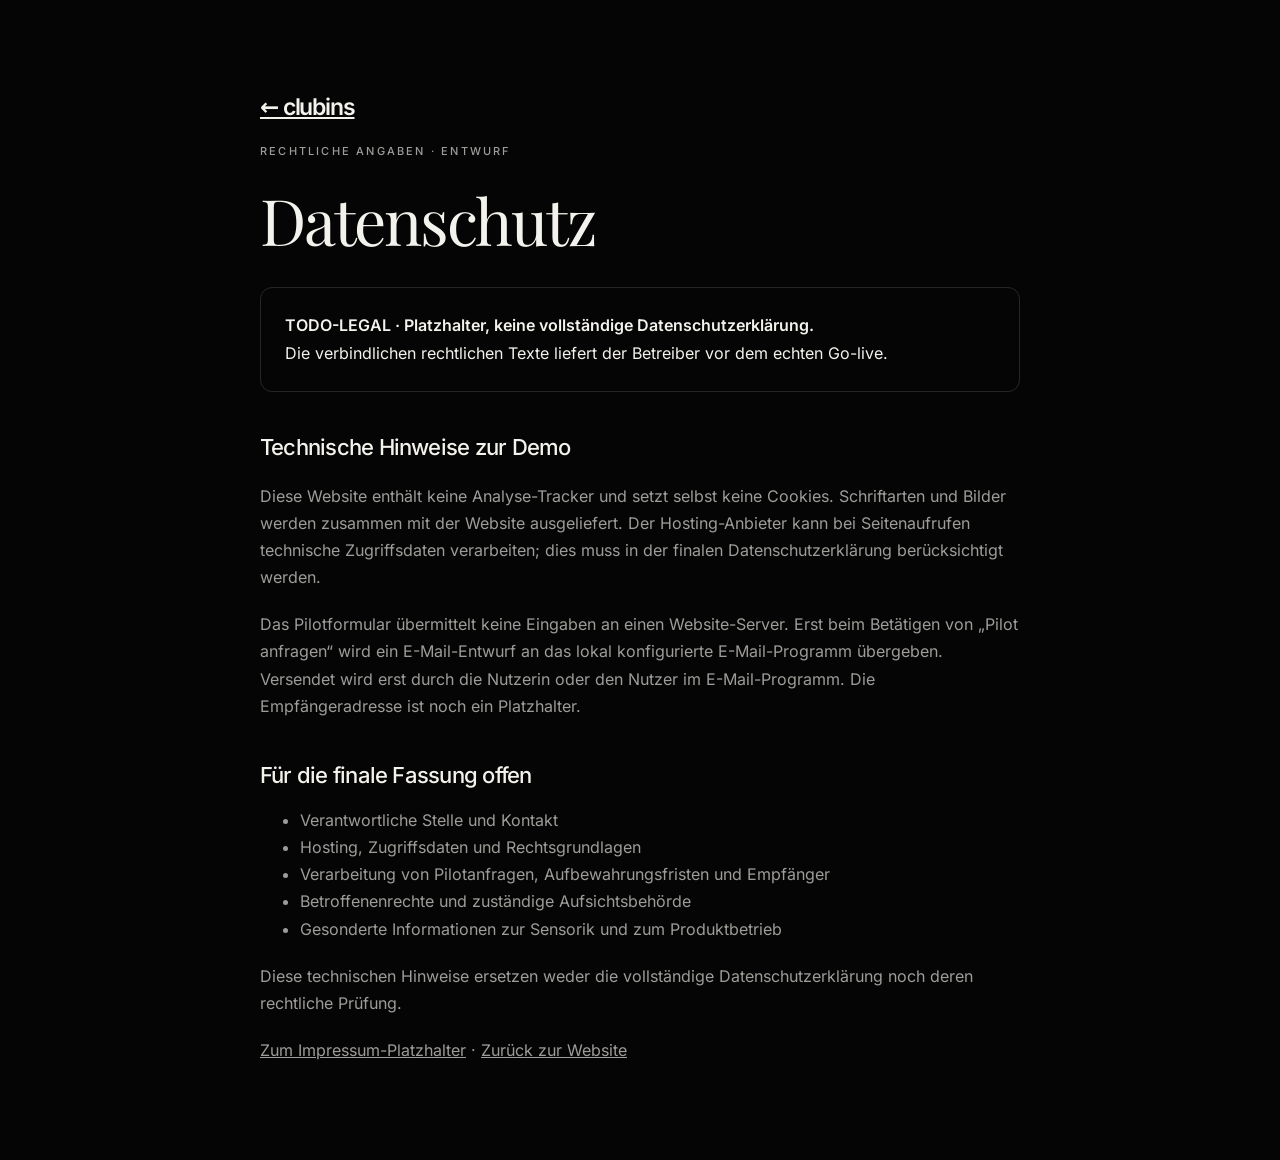
<file: datenschutz.html>
<!doctype html>
<html lang="de">
  <head>
    <meta charset="utf-8" />
    <meta name="viewport" content="width=device-width, initial-scale=1" />
    <meta name="robots" content="noindex" />
    <meta
      name="description"
      content="Datenschutz-Platzhalter der Clubins-Demowebsite. Die verbindliche Datenschutzerklärung steht noch aus."
    />
    <link rel="alternate" hreflang="de" href="datenschutz.html" />
    <link rel="alternate" hreflang="en" href="en/privacy.html" />
    <link rel="alternate" hreflang="x-default" href="datenschutz.html" />
    <title>Datenschutz — Platzhalter | Clubins</title>
    <link rel="icon" href="assets/img/favicon.svg" type="image/svg+xml" />
    <link rel="stylesheet" href="assets/css/style.css" />
  </head>
  <body>
    <main class="legal wrap">
      <a class="wordmark" href="index.html">← clubins</a>
      <p class="eyebrow">Rechtliche Angaben · Entwurf</p>
      <h1>Datenschutz</h1>
      <p class="warning">
        <strong
          >TODO-LEGAL · Platzhalter, keine vollständige
          Datenschutzerklärung.</strong
        ><br />Die verbindlichen rechtlichen Texte liefert der Betreiber vor dem
        echten Go-live.
      </p>
      <h2>Technische Hinweise zur Demo</h2>
      <p>
        Diese Website enthält keine Analyse-Tracker und setzt selbst keine
        Cookies. Schriftarten und Bilder werden zusammen mit der Website
        ausgeliefert. Der Hosting-Anbieter kann bei Seitenaufrufen technische
        Zugriffsdaten verarbeiten; dies muss in der finalen Datenschutzerklärung
        berücksichtigt werden.
      </p>
      <p>
        Das Pilotformular übermittelt keine Eingaben an einen Website-Server.
        Erst beim Betätigen von „Pilot anfragen“ wird ein E-Mail-Entwurf an das
        lokal konfigurierte E-Mail-Programm übergeben. Versendet wird erst durch
        die Nutzerin oder den Nutzer im E-Mail-Programm. Die Empfängeradresse
        ist noch ein Platzhalter.
      </p>
      <h2>Für die finale Fassung offen</h2>
      <ul>
        <li>Verantwortliche Stelle und Kontakt</li>
        <li>Hosting, Zugriffsdaten und Rechtsgrundlagen</li>
        <li>
          Verarbeitung von Pilotanfragen, Aufbewahrungsfristen und Empfänger
        </li>
        <li>Betroffenenrechte und zuständige Aufsichtsbehörde</li>
        <li>Gesonderte Informationen zur Sensorik und zum Produktbetrieb</li>
      </ul>
      <p>
        Diese technischen Hinweise ersetzen weder die vollständige
        Datenschutzerklärung noch deren rechtliche Prüfung.
      </p>
      <p>
        <a href="impressum.html">Zum Impressum-Platzhalter</a> ·
        <a href="index.html">Zurück zur Website</a>
      </p>
    </main>
  </body>
</html>
</file>
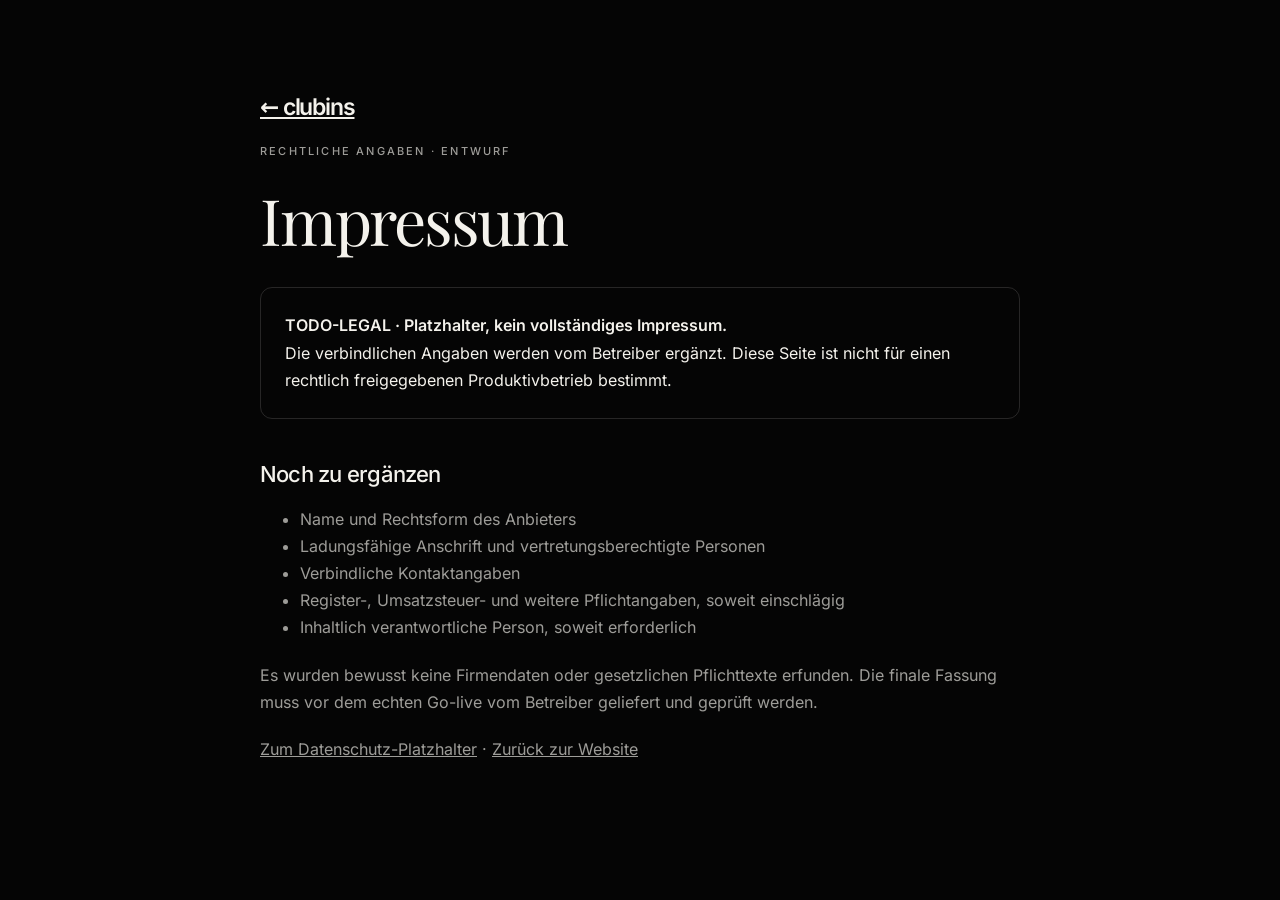
<file: impressum.html>
<!doctype html>
<html lang="de">
  <head>
    <meta charset="utf-8" />
    <meta name="viewport" content="width=device-width, initial-scale=1" />
    <meta name="robots" content="noindex" />
    <meta
      name="description"
      content="Impressum-Platzhalter der Clubins-Demowebsite. Rechtliche Angaben stehen noch aus."
    />
    <link rel="alternate" hreflang="de" href="impressum.html" />
    <link rel="alternate" hreflang="en" href="en/legal.html" />
    <link rel="alternate" hreflang="x-default" href="impressum.html" />
    <title>Impressum — Platzhalter | Clubins</title>
    <link rel="icon" href="assets/img/favicon.svg" type="image/svg+xml" />
    <link rel="stylesheet" href="assets/css/style.css" />
  </head>
  <body>
    <main class="legal wrap">
      <a class="wordmark" href="index.html">← clubins</a>
      <p class="eyebrow">Rechtliche Angaben · Entwurf</p>
      <h1>Impressum</h1>
      <p class="warning">
        <strong>TODO-LEGAL · Platzhalter, kein vollständiges Impressum.</strong
        ><br />Die verbindlichen Angaben werden vom Betreiber ergänzt. Diese
        Seite ist nicht für einen rechtlich freigegebenen Produktivbetrieb
        bestimmt.
      </p>
      <h2>Noch zu ergänzen</h2>
      <ul>
        <li>Name und Rechtsform des Anbieters</li>
        <li>Ladungsfähige Anschrift und vertretungsberechtigte Personen</li>
        <li>Verbindliche Kontaktangaben</li>
        <li>
          Register-, Umsatzsteuer- und weitere Pflichtangaben, soweit
          einschlägig
        </li>
        <li>Inhaltlich verantwortliche Person, soweit erforderlich</li>
      </ul>
      <p>
        Es wurden bewusst keine Firmendaten oder gesetzlichen Pflichttexte
        erfunden. Die finale Fassung muss vor dem echten Go-live vom Betreiber
        geliefert und geprüft werden.
      </p>
      <p>
        <a href="datenschutz.html">Zum Datenschutz-Platzhalter</a> ·
        <a href="index.html">Zurück zur Website</a>
      </p>
    </main>
  </body>
</html>
</file>
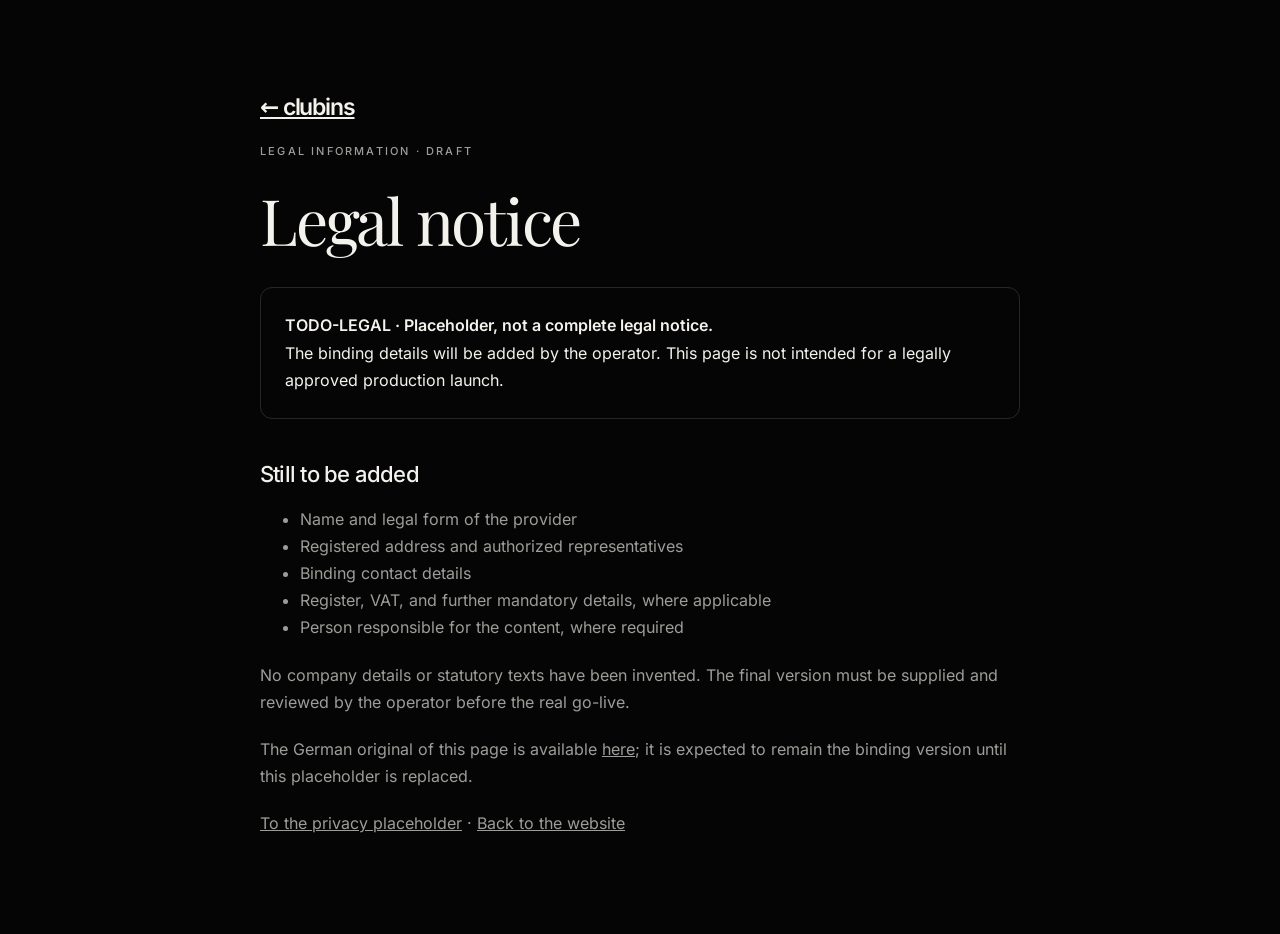
<file: en/legal.html>
<!doctype html>
<html lang="en">
  <head>
    <meta charset="utf-8" />
    <meta name="viewport" content="width=device-width, initial-scale=1" />
    <meta name="robots" content="noindex" />
    <meta
      name="description"
      content="Legal notice placeholder for the Clubins demo website. Binding legal details are still outstanding."
    />
    <title>Legal notice — Placeholder | Clubins</title>
    <link rel="alternate" hreflang="de" href="../impressum.html" />
    <link rel="alternate" hreflang="en" href="legal.html" />
    <link rel="alternate" hreflang="x-default" href="../impressum.html" />
    <link rel="icon" href="../assets/img/favicon.svg" type="image/svg+xml" />
    <link rel="stylesheet" href="../assets/css/style.css" />
  </head>
  <body>
    <main class="legal wrap">
      <a class="wordmark" href="index.html">← clubins</a>
      <p class="eyebrow">Legal information · draft</p>
      <h1>Legal notice</h1>
      <p class="warning">
        <strong>TODO-LEGAL · Placeholder, not a complete legal notice.</strong
        ><br />The binding details will be added by the operator. This page is
        not intended for a legally approved production launch.
      </p>
      <h2>Still to be added</h2>
      <ul>
        <li>Name and legal form of the provider</li>
        <li>Registered address and authorized representatives</li>
        <li>Binding contact details</li>
        <li>
          Register, VAT, and further mandatory details, where applicable
        </li>
        <li>Person responsible for the content, where required</li>
      </ul>
      <p>
        No company details or statutory texts have been invented. The final
        version must be supplied and reviewed by the operator before the real
        go-live.
      </p>
      <p>
        The German original of this page is available
        <a href="../impressum.html">here</a>; it is expected to remain the
        binding version until this placeholder is replaced.
      </p>
      <p>
        <a href="privacy.html">To the privacy placeholder</a> ·
        <a href="index.html">Back to the website</a>
      </p>
    </main>
  </body>
</html>
</file>
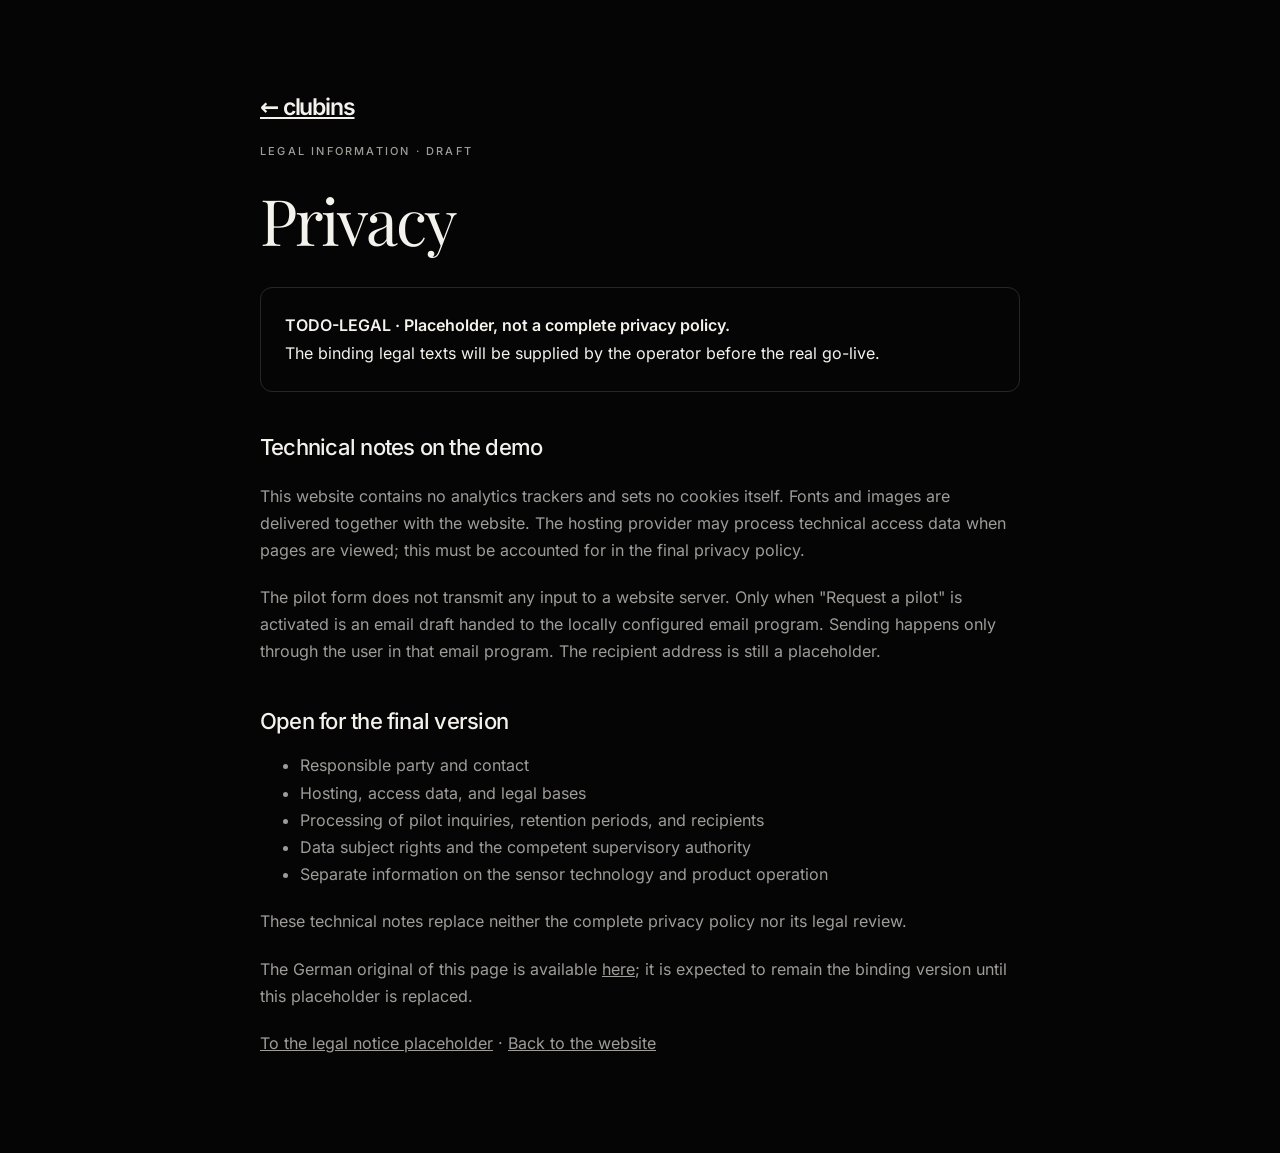
<file: en/privacy.html>
<!doctype html>
<html lang="en">
  <head>
    <meta charset="utf-8" />
    <meta name="viewport" content="width=device-width, initial-scale=1" />
    <meta name="robots" content="noindex" />
    <meta
      name="description"
      content="Privacy placeholder for the Clubins demo website. The binding privacy policy is still outstanding."
    />
    <title>Privacy — Placeholder | Clubins</title>
    <link rel="alternate" hreflang="de" href="../datenschutz.html" />
    <link rel="alternate" hreflang="en" href="privacy.html" />
    <link rel="alternate" hreflang="x-default" href="../datenschutz.html" />
    <link rel="icon" href="../assets/img/favicon.svg" type="image/svg+xml" />
    <link rel="stylesheet" href="../assets/css/style.css" />
  </head>
  <body>
    <main class="legal wrap">
      <a class="wordmark" href="index.html">← clubins</a>
      <p class="eyebrow">Legal information · draft</p>
      <h1>Privacy</h1>
      <p class="warning">
        <strong>TODO-LEGAL · Placeholder, not a complete privacy policy.</strong
        ><br />The binding legal texts will be supplied by the operator before
        the real go-live.
      </p>
      <h2>Technical notes on the demo</h2>
      <p>
        This website contains no analytics trackers and sets no cookies itself.
        Fonts and images are delivered together with the website. The hosting
        provider may process technical access data when pages are viewed; this
        must be accounted for in the final privacy policy.
      </p>
      <p>
        The pilot form does not transmit any input to a website server. Only
        when "Request a pilot" is activated is an email draft handed to the
        locally configured email program. Sending happens only through the user
        in that email program. The recipient address is still a placeholder.
      </p>
      <h2>Open for the final version</h2>
      <ul>
        <li>Responsible party and contact</li>
        <li>Hosting, access data, and legal bases</li>
        <li>Processing of pilot inquiries, retention periods, and recipients</li>
        <li>Data subject rights and the competent supervisory authority</li>
        <li>Separate information on the sensor technology and product operation</li>
      </ul>
      <p>
        These technical notes replace neither the complete privacy policy nor
        its legal review.
      </p>
      <p>
        The German original of this page is available
        <a href="../datenschutz.html">here</a>; it is expected to remain the
        binding version until this placeholder is replaced.
      </p>
      <p>
        <a href="legal.html">To the legal notice placeholder</a> ·
        <a href="index.html">Back to the website</a>
      </p>
    </main>
  </body>
</html>
</file>
<file: assets/css/style.css>
@font-face {
  font-family: Inter;
  src: url("../fonts/inter-latin-400-normal.woff2") format("woff2");
  font-weight: 400;
  font-style: normal;
  font-display: swap;
}
@font-face {
  font-family: Inter;
  src: url("../fonts/inter-latin-500-normal.woff2") format("woff2");
  font-weight: 500;
  font-style: normal;
  font-display: swap;
}
@font-face {
  font-family: Inter;
  src: url("../fonts/inter-latin-600-normal.woff2") format("woff2");
  font-weight: 600;
  font-style: normal;
  font-display: swap;
}
@font-face {
  font-family: "Playfair Display";
  src: url("../fonts/playfair-display-latin-400-normal.woff2") format("woff2");
  font-weight: 400;
  font-style: normal;
  font-display: swap;
}
@font-face {
  font-family: "Playfair Display";
  src: url("../fonts/playfair-display-latin-400-italic.woff2") format("woff2");
  font-weight: 400;
  font-style: italic;
  font-display: swap;
}
:root {
  --bg: #050505;
  --surface: #101010;
  --surface-2: #171717;
  --ink: #f4f2ec;
  --ink-muted: rgba(244, 242, 236, 0.64);
  --edge: rgba(244, 242, 236, 0.14);
  --serif: "Playfair Display", Georgia, serif;
  --sans: Inter, system-ui, sans-serif;
  --radius-pill: 999px;
  --radius-card: 20px;
  --max: 1200px;
  color-scheme: dark;
}
* {
  box-sizing: border-box;
}
html {
  scroll-behavior: smooth;
  scroll-padding-top: 110px;
}
body {
  margin: 0;
  background: var(--bg);
  color: var(--ink);
  font: 400 16px/1.7 var(--sans);
  -webkit-font-smoothing: antialiased;
}
a {
  color: inherit;
  text-decoration: none;
}
button,
input {
  font: inherit;
}
button,
a,
input {
  -webkit-tap-highlight-color: transparent;
}
button {
  cursor: pointer;
}
img {
  display: block;
  max-width: 100%;
  object-fit: cover;
}
svg {
  max-width: 100%;
}
h1,
h2,
h3,
p,
figure {
  margin: 0;
}
h1,
h2 {
  font-family: var(--serif);
  font-weight: 400;
  line-height: 1.12;
  letter-spacing: -0.035em;
}
h1 {
  font-size: clamp(48px, 6.5vw, 88px);
}
h2 {
  font-size: clamp(36px, 4.3vw, 58px);
}
h3 {
  font-size: 18px;
  font-weight: 500;
  line-height: 1.4;
}
em {
  font-weight: 400;
}
p {
  color: var(--ink-muted);
}
:focus-visible {
  outline: 2px solid var(--ink);
  outline-offset: 6px;
}
::selection {
  background: var(--ink);
  color: var(--bg);
}
[hidden] {
  display: none !important;
}
.wrap {
  width: min(calc(100% - 64px), var(--max));
  margin-inline: auto;
}
.section {
  padding-block: 112px;
}
.eyebrow {
  display: block;
  font-size: 11px;
  line-height: 1.5;
  font-weight: 500;
  letter-spacing: 0.2em;
  text-transform: uppercase;
  color: var(--ink-muted);
  margin-bottom: 24px;
}
.section-heading {
  max-width: 640px;
  margin-bottom: 48px;
}
.section-heading p {
  margin-top: 24px;
  max-width: 490px;
}
.section-heading.center {
  margin-inline: auto;
  text-align: center;
}
.section-heading.center p {
  margin-inline: auto;
}
.button {
  display: inline-flex;
  align-items: center;
  justify-content: center;
  gap: 30px;
  min-height: 48px;
  padding: 12px 25px;
  border: 1px solid var(--ink);
  border-radius: var(--radius-pill);
  background: var(--ink);
  color: var(--bg);
  font-size: 13px;
  font-weight: 500;
  transition:
    background 0.2s,
    transform 0.2s;
}
.button:hover {
  background: #fff;
  transform: translateY(-2px);
}
.button span {
  font-size: 20px;
  line-height: 1;
}
.skip-link {
  position: fixed;
  top: 8px;
  left: 8px;
  z-index: 100;
  transform: translateY(-200%);
  background: var(--ink);
  color: var(--bg);
  padding: 12px;
}
.skip-link:focus {
  transform: none;
}
.site-header {
  position: sticky;
  top: 24px;
  z-index: 20;
  margin: 24px auto 0;
  width: min(calc(100% - 48px), 1100px);
}
.nav-shell {
  display: flex;
  align-items: center;
  justify-content: space-between;
  gap: 28px;
  min-height: 70px;
  padding: 10px 12px 10px 28px;
  border: 1px solid var(--edge);
  border-radius: var(--radius-pill);
  background: rgba(16, 16, 16, 0.96);
  backdrop-filter: blur(16px);
}
.wordmark {
  display: inline-flex;
  align-items: center;
  gap: 10px;
  font-weight: 600;
  font-size: 23px;
  letter-spacing: -1.2px;
  line-height: 1;
}
.wordmark svg {
  width: 25px;
  height: 30px;
}
.nav-links {
  display: flex;
  align-items: center;
  gap: 29px;
}
.nav-links a {
  font-size: 12px;
  color: var(--ink-muted);
  padding-block: 12px;
}
.nav-links a:hover,
.nav-links a[aria-current] {
  color: var(--ink);
}
.nav-toggle {
  display: none;
  background: none;
  color: var(--ink);
  border: 1px solid var(--edge);
  border-radius: 50%;
  width: 44px;
  height: 44px;
}
.nav-toggle svg {
  width: 20px;
  vertical-align: middle;
}
.lang-switch {
  display: inline-flex;
  align-items: center;
  gap: 2px;
  border: 1px solid var(--edge);
  border-radius: var(--radius-pill);
  padding: 2px;
}
.lang-switch a {
  padding: 3px 10px;
  border-radius: var(--radius-pill);
  font-size: 11px;
  font-weight: 500;
  letter-spacing: 0.05em;
  color: var(--ink-muted);
}
.lang-switch a[aria-current] {
  color: var(--ink);
  background: var(--surface-2);
}
.hero {
  text-align: center;
  padding-top: 96px;
}
.hero h1 em {
  color: var(--ink-muted);
}
.hero-copy {
  max-width: 530px;
  margin: 28px auto 30px;
}
.hero-photo {
  position: relative;
  margin-top: 64px;
  border-radius: var(--radius-card);
  overflow: hidden;
  background: var(--surface);
}
.hero-photo > img {
  width: 100%;
  height: 480px;
  object-position: center 54%;
}
.hero-photo::after {
  content: "";
  position: absolute;
  inset: 40% 0 0;
  background: linear-gradient(transparent, rgba(0, 0, 0, 0.65));
  pointer-events: none;
}
.live-badge {
  position: absolute;
  bottom: 28px;
  left: 28px;
  z-index: 1;
  text-align: left;
  border: 1px solid rgba(255, 255, 255, 0.2);
  background: rgba(10, 10, 10, 0.8);
  backdrop-filter: blur(12px);
  border-radius: 12px;
  padding: 18px 24px;
}
.live-badge p {
  font-size: 10px;
  letter-spacing: 0.15em;
  margin-bottom: 5px;
}
.live-badge strong {
  font-size: 18px;
  font-weight: 500;
}
.live-badge small {
  margin-left: 24px;
  color: var(--ink-muted);
}
.photo-caption {
  position: absolute;
  bottom: 32px;
  right: 30px;
  z-index: 1;
  font-size: 10px;
  letter-spacing: 0.12em;
}
.trust {
  padding-block: 52px 64px;
  border-bottom: 1px solid var(--edge);
  text-align: center;
}
.trust .eyebrow {
  margin-bottom: 28px;
}
.venue-logos {
  display: flex;
  justify-content: space-around;
  align-items: center;
  gap: 28px;
  flex-wrap: wrap;
  color: var(--ink-muted);
}
.venue-logos span {
  font-family: var(--serif);
  font-size: 24px;
  letter-spacing: 0.08em;
}
.venue-logos span:nth-child(2n) {
  font-family: var(--sans);
  font-size: 17px;
  font-weight: 600;
  letter-spacing: 0.16em;
}
.metrics {
  padding-block: 64px;
}
.metric-grid,
.three-grid {
  display: grid;
  grid-template-columns: repeat(3, minmax(0, 1fr));
  gap: 24px;
}
.metric {
  position: relative;
  padding: 8px 32px;
  border-right: 1px solid var(--edge);
}
.metric:first-child {
  padding-left: 0;
}
.metric:last-child {
  border: 0;
}
.metric p {
  font-size: 12px;
}
.metric strong {
  display: block;
  font-size: 38px;
  font-weight: 400;
  letter-spacing: -0.05em;
  margin-top: 10px;
}
.metric small {
  font-size: 13px;
  color: var(--ink-muted);
}
.spark {
  width: 95px;
  height: 30px;
  position: absolute;
  right: 32px;
  top: 55px;
  stroke: var(--ink-muted);
  stroke-width: 1.5;
  fill: none;
}
.features {
  border-top: 1px solid var(--edge);
}
.feature-grid {
  display: grid;
  grid-template-columns: repeat(3, minmax(0, 1fr));
  gap: 16px;
}
.feature {
  padding: 32px;
  min-height: 235px;
  border: 1px solid var(--edge);
  border-radius: var(--radius-card);
  background: var(--surface);
}
.feature-icon {
  width: 28px;
  height: 28px;
  stroke: var(--ink);
  stroke-width: 1.3;
  fill: none;
  margin-bottom: 28px;
}
.feature p {
  font-size: 13px;
  line-height: 1.8;
  margin-top: 12px;
}
.dashboard-section {
  padding-top: 32px;
}
.dashboard {
  border: 1px solid var(--edge);
  border-radius: var(--radius-card);
  background: var(--surface);
  overflow: hidden;
  box-shadow: 0 30px 100px rgba(255, 255, 255, 0.025);
}
.dashboard-top {
  display: flex;
  justify-content: space-between;
  align-items: center;
  padding: 24px 32px;
  border-bottom: 1px solid var(--edge);
  gap: 16px;
}
.dashboard-top strong {
  font-weight: 500;
  font-size: 14px;
}
.tag {
  font-size: 10px;
  border: 1px solid var(--edge);
  border-radius: var(--radius-pill);
  padding: 6px 12px;
  color: var(--ink-muted);
}
.dashboard-body {
  padding: 32px;
}
.dashboard-stats {
  display: grid;
  grid-template-columns: repeat(3, 1fr);
  gap: 24px;
  margin-bottom: 40px;
}
.dashboard-stats p {
  font-size: 11px;
}
.dashboard-stats strong {
  display: block;
  font-size: 30px;
  line-height: 1.5;
  font-weight: 500;
  letter-spacing: -0.04em;
}
.dashboard-charts {
  display: grid;
  grid-template-columns: 2fr 1fr;
  gap: 40px;
}
.chart-title {
  font-size: 12px;
  color: var(--ink-muted);
  margin-bottom: 22px;
}
.line-chart {
  width: 100%;
  height: 180px;
  overflow: visible;
}
.grid-line {
  stroke: var(--edge);
  stroke-width: 1;
  stroke-dasharray: 3 6;
}
.chart-line {
  stroke: var(--ink);
  stroke-width: 2;
  fill: none;
  vector-effect: non-scaling-stroke;
}
.chart-times {
  display: flex;
  justify-content: space-between;
  font-size: 10px;
  color: var(--ink-muted);
}
.donut {
  width: 160px;
  aspect-ratio: 1;
  border-radius: 50%;
  background: conic-gradient(var(--ink) 0 82%, var(--surface-2) 82% 100%);
  display: grid;
  place-items: center;
  margin: auto;
}
.donut div {
  width: 136px;
  aspect-ratio: 1;
  border-radius: 50%;
  background: var(--surface);
  display: flex;
  align-items: center;
  justify-content: center;
  flex-direction: column;
  font-size: 28px;
}
.donut small {
  font-size: 10px;
  color: var(--ink-muted);
}
.demo-note {
  font-size: 11px;
  color: var(--ink-muted);
  margin-top: 20px;
}
.steps {
  border-top: 1px solid var(--edge);
}
.step img {
  width: 100%;
  aspect-ratio: 1.3;
  border-radius: var(--radius-card);
  margin-bottom: 24px;
}
.step-number {
  color: var(--ink-muted);
  font-size: 11px;
  letter-spacing: 0.1em;
  margin-bottom: 12px;
  display: block;
}
.step p {
  font-size: 13px;
  margin-top: 12px;
  max-width: 320px;
}
.sensor {
  display: grid;
  grid-template-columns: 1fr 1fr;
  gap: 80px;
  align-items: center;
  border-top: 1px solid var(--edge);
}
.sensor-photo {
  position: relative;
}
.sensor-photo img {
  width: 100%;
  aspect-ratio: 1;
  border-radius: var(--radius-card);
}
.sensor-photo figcaption {
  position: absolute;
  bottom: 24px;
  left: 24px;
  font-size: 10px;
  letter-spacing: 0.15em;
}
.sensor h2 {
  margin-bottom: 24px;
}
.sensor-list {
  padding: 0;
  margin: 32px 0 0;
  list-style: none;
}
.sensor-list li {
  border-top: 1px solid var(--edge);
  padding: 17px 0;
  display: grid;
  grid-template-columns: 28px 1fr;
  gap: 12px;
  font-size: 13px;
}
.sensor-list span {
  color: var(--ink-muted);
}
.sensor-list strong {
  display: block;
  font-weight: 500;
  margin-bottom: 4px;
}
.about {
  border-top: 1px solid var(--edge);
}
.about-intro {
  display: grid;
  grid-template-columns: 1fr 310px;
  gap: 100px;
  align-items: center;
  margin-bottom: 64px;
}
.about-intro p {
  margin-top: 24px;
  max-width: 580px;
}
.founder-photo img {
  width: 100%;
  height: 240px;
  object-position: center 40%;
  border-radius: var(--radius-card);
}
.founder-photo figcaption {
  font-size: 10px;
  color: var(--ink-muted);
  margin-top: 10px;
}
.quote-card {
  padding: 28px;
  background: var(--surface);
  border: 1px solid var(--edge);
  border-radius: var(--radius-card);
}
.quote-card blockquote {
  margin: 0 0 28px;
  font: italic 21px/1.6 var(--serif);
}
.quote-author {
  display: flex;
  align-items: center;
  gap: 12px;
}
.quote-author img {
  width: 42px;
  height: 42px;
  border-radius: 50%;
}
.quote-author strong {
  font-size: 12px;
  font-weight: 500;
  display: block;
}
.quote-author span {
  font-size: 10px;
  color: var(--ink-muted);
}
.pilot {
  position: relative;
  isolation: isolate;
  overflow: hidden;
  border-radius: var(--radius-card);
  padding: 80px;
  margin-bottom: 96px;
}
.pilot-bg {
  position: absolute;
  inset: 0;
  z-index: -2;
  width: 100%;
  height: 100%;
  opacity: 0.3;
}
.pilot::before {
  content: "";
  position: absolute;
  inset: 0;
  z-index: -1;
  background: linear-gradient(100deg, rgba(0, 0, 0, 0.95), rgba(0, 0, 0, 0.55));
}
.pilot-grid {
  display: grid;
  grid-template-columns: 1.1fr 1fr;
  gap: 70px;
}
.pilot h2 {
  font-size: clamp(38px, 4vw, 54px);
}
.pilot-copy {
  margin-top: 24px;
  font-size: 14px;
}
.pilot-form {
  display: grid;
  gap: 16px;
}
.pilot-form label {
  font-size: 11px;
  display: block;
  margin-bottom: 6px;
}
.pilot-form input {
  width: 100%;
  border: 1px solid rgba(244, 242, 236, 0.3);
  border-radius: 8px;
  min-height: 48px;
  padding: 10px 14px;
  background: rgba(16, 16, 16, 0.85);
  color: var(--ink);
  font-size: 14px;
}
.pilot-form .button {
  width: 100%;
  margin-top: 8px;
}
.form-note,
.form-status {
  font-size: 11px;
  line-height: 1.7;
}
.form-note a,
.form-status a {
  text-decoration: underline;
  text-underline-offset: 3px;
}
.form-status {
  color: var(--ink);
}
.footer {
  border-top: 1px solid var(--edge);
  padding: 50px 0 30px;
}
.footer-top {
  display: flex;
  justify-content: space-between;
  align-items: flex-start;
  gap: 32px;
  margin-bottom: 56px;
}
.footer-top p {
  font-size: 12px;
  margin-top: 16px;
}
.footer-nav {
  display: flex;
  gap: 24px;
  flex-wrap: wrap;
  font-size: 12px;
  color: var(--ink-muted);
}
.footer-bottom {
  display: flex;
  justify-content: space-between;
  gap: 24px;
  font-size: 10px;
  color: var(--ink-muted);
}
.footer-legal {
  display: flex;
  gap: 24px;
  align-items: center;
}
.social-placeholder {
  display: flex;
  gap: 14px;
}
.social-placeholder svg {
  width: 16px;
  height: 16px;
  stroke: var(--ink-muted);
  stroke-width: 1.4;
  fill: none;
}
.legal {
  max-width: 760px;
  padding-block: 96px;
}
.legal h1 {
  font-size: clamp(40px, 5vw, 64px);
  overflow-wrap: anywhere;
}
.legal h2 {
  font: 500 22px/1.4 var(--sans);
  margin: 40px 0 16px;
}
.legal p {
  margin-top: 20px;
}
.legal ul {
  color: var(--ink-muted);
}
.legal a {
  text-decoration: underline;
}
.legal .warning {
  border: 1px solid var(--edge);
  border-radius: 12px;
  padding: 24px;
  margin-top: 32px;
  color: var(--ink);
}
.reveal {
  transition:
    opacity 0.7s ease,
    transform 0.7s ease;
}
.reveal-pending {
  opacity: 0;
  transform: translateY(18px);
}
@media (min-width: 900px) {
  .nav-links[hidden] {
    display: flex !important;
  }
}
@media (max-width: 1100px) {
  .spark {
    width: 65px;
    right: 12px;
  }
  .sensor {
    gap: 40px;
  }
  .pilot {
    padding: 56px;
  }
  .pilot-grid {
    gap: 40px;
  }
}
@media (max-width: 899px) {
  .site-header {
    top: 12px;
    margin-top: 12px;
    width: calc(100% - 32px);
  }
  .nav-shell {
    padding: 8px 10px 8px 22px;
    gap: 14px;
    min-height: 64px;
  }
  .nav-toggle {
    display: block;
  }
  .nav-cta {
    margin-left: auto;
    min-height: 42px;
    padding: 8px 16px;
  }
  .nav-cta span {
    display: none;
  }
  .nav-links {
    position: absolute;
    top: 76px;
    left: 0;
    right: 0;
    display: flex;
    flex-direction: column;
    align-items: stretch;
    gap: 0;
    padding: 16px 24px;
    background: var(--surface);
    border: 1px solid var(--edge);
    border-radius: var(--radius-card);
  }
  .nav-links a {
    font-size: 15px;
    padding: 12px;
  }
  .lang-switch {
    margin-top: 10px;
    align-self: flex-start;
  }
  .lang-switch a {
    font-size: 13px;
    padding: 8px 16px;
  }
  .hero {
    padding-top: 76px;
  }
  .hero-photo > img {
    height: 400px;
  }
  .section {
    padding-block: 80px;
  }
  .feature-grid {
    grid-template-columns: repeat(2, minmax(0, 1fr));
  }
  .metric {
    padding-inline: 20px;
  }
  .metric strong {
    font-size: 30px;
  }
  .spark {
    position: static;
    margin-top: 10px;
    width: 100px;
  }
  .sensor {
    gap: 32px;
  }
  .about-intro {
    gap: 40px;
    grid-template-columns: 1fr 220px;
  }
  .pilot-grid {
    grid-template-columns: 1fr;
    gap: 40px;
  }
  .pilot {
    padding: 48px;
  }
  .quote-card {
    padding: 22px;
  }
  .quote-card blockquote {
    font-size: 18px;
  }
  .footer-top {
    flex-direction: column;
  }
}
@media (max-width: 600px) {
  .wrap {
    width: calc(100% - 40px);
  }
  .wordmark {
    font-size: 21px;
    gap: 7px;
  }
  .wordmark svg {
    width: 21px;
  }
  .nav-cta {
    font-size: 11px;
    padding-inline: 13px;
  }
  .nav-shell {
    gap: 8px;
    padding-left: 16px;
  }
  .hero {
    padding-top: 64px;
  }
  .hero-copy {
    font-size: 14px;
    margin-block: 24px;
  }
  .hero-photo {
    margin-top: 40px;
  }
  .hero-photo > img {
    height: 390px;
    object-position: 58% center;
  }
  .live-badge {
    left: 16px;
    bottom: 16px;
    padding: 14px 18px;
  }
  .live-badge strong {
    font-size: 16px;
  }
  .live-badge small {
    margin-left: 12px;
  }
  .photo-caption {
    display: none;
  }
  .trust {
    padding-block: 36px;
  }
  .venue-logos {
    gap: 24px 36px;
  }
  .venue-logos span {
    font-size: 19px;
  }
  .venue-logos span:nth-child(2n) {
    font-size: 14px;
  }
  .metrics {
    padding-block: 40px;
  }
  .metric-grid {
    gap: 12px;
  }
  .metric {
    padding: 0 10px 0 0;
  }
  .metric p {
    font-size: 10px;
  }
  .metric strong {
    font-size: 23px;
  }
  .metric small {
    font-size: 10px;
  }
  .spark {
    width: 70px;
  }
  .section {
    padding-block: 64px;
  }
  .section-heading {
    margin-bottom: 32px;
  }
  .section-heading p {
    font-size: 14px;
  }
  .feature-grid,
  .three-grid {
    grid-template-columns: 1fr;
  }
  .feature {
    min-height: 0;
    padding: 28px;
  }
  .feature-icon {
    margin-bottom: 20px;
  }
  .dashboard-section {
    padding-top: 16px;
  }
  .dashboard-top {
    padding: 20px;
    align-items: flex-start;
  }
  .dashboard-body {
    padding: 20px;
  }
  .dashboard-stats {
    gap: 12px;
    margin-bottom: 28px;
  }
  .dashboard-stats strong {
    font-size: 21px;
  }
  .dashboard-stats p {
    font-size: 10px;
  }
  .dashboard-charts {
    grid-template-columns: 1fr;
    gap: 28px;
  }
  .line-chart {
    height: 150px;
  }
  .donut-chart {
    display: flex;
    align-items: center;
    gap: 20px;
  }
  .donut {
    width: 120px;
    margin: 0 0 0 auto;
  }
  .donut div {
    width: 100px;
    font-size: 24px;
  }
  .step {
    margin-bottom: 20px;
  }
  .step img {
    aspect-ratio: 1.5;
  }
  .sensor {
    grid-template-columns: 1fr;
    gap: 36px;
  }
  .about-intro {
    grid-template-columns: 1fr;
    gap: 32px;
    margin-bottom: 40px;
  }
  .founder-photo img {
    height: 300px;
  }
  .quote-card blockquote {
    font-size: 22px;
  }
  .pilot {
    padding: 32px 24px;
    margin-bottom: 56px;
  }
  .footer {
    padding-top: 40px;
  }
  .footer-top {
    margin-bottom: 32px;
  }
  .footer-nav {
    gap: 18px;
  }
  .footer-bottom {
    flex-direction: column;
  }
  .footer-legal {
    gap: 20px;
  }
  .legal {
    padding-top: 64px;
  }
}
@media (prefers-reduced-motion: reduce) {
  html {
    scroll-behavior: auto;
  }
  *,
  *::before,
  *::after {
    transition: none !important;
    animation: none !important;
  }
  .reveal-pending {
    opacity: 1;
    transform: none;
  }
}
</file>
